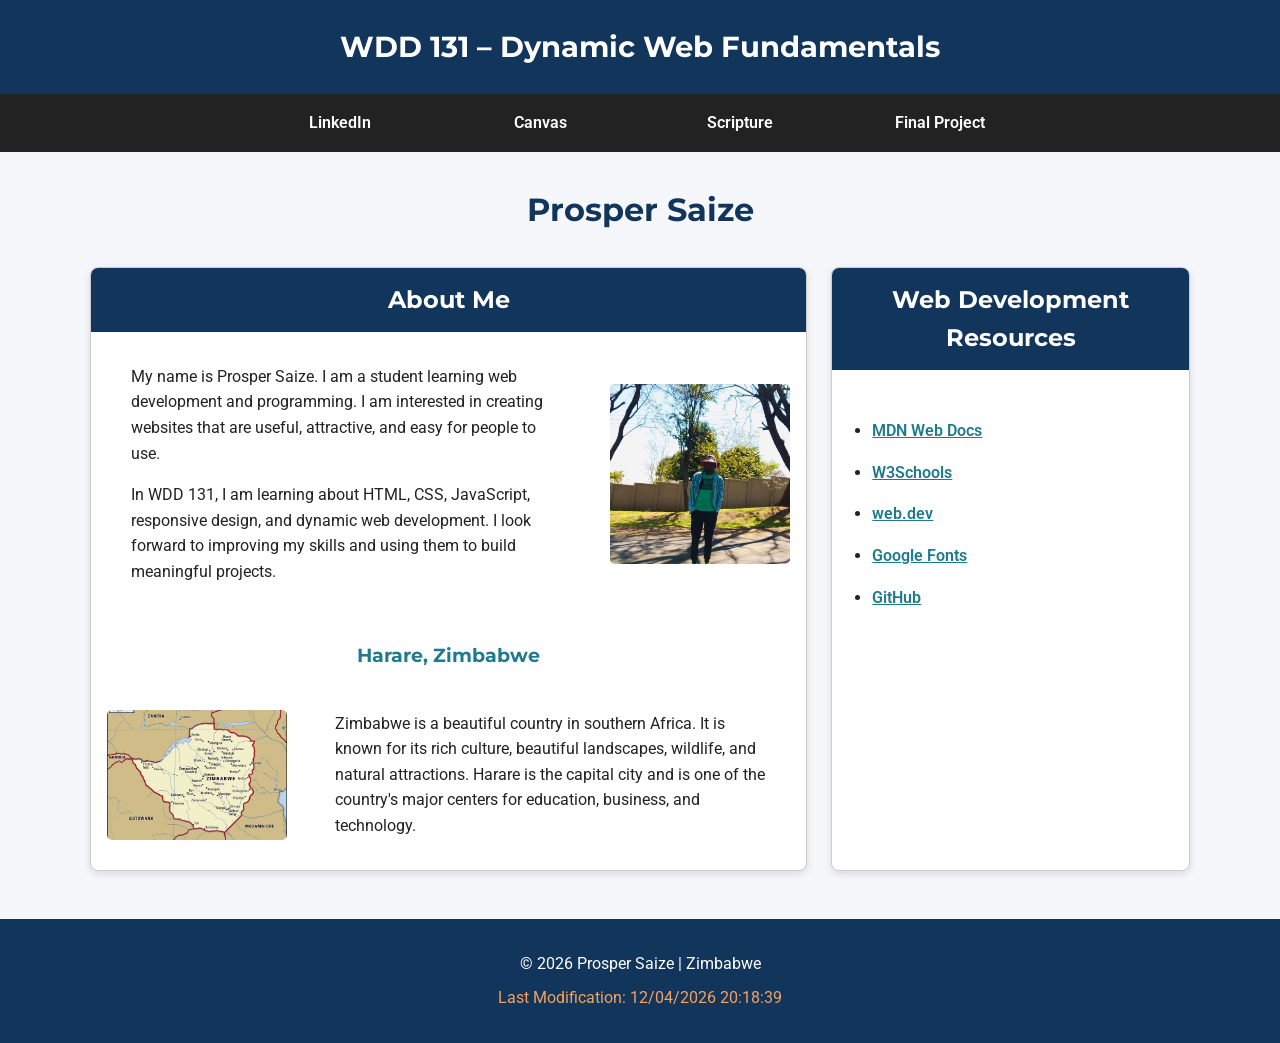
<file: index.html>
<!DOCTYPE html>
<html lang="en">
<head>
    <meta charset="UTF-8">
    <meta name="viewport" content="width=device-width, initial-scale=1.0">
    <meta name="description" content="WDD 131 – Dynamic Web Fundamentals course landing page for Prosper Saize, featuring information about web development, JavaScript, HTML, CSS, and Zimbabwe.">
    <meta name="author" content="Prosper Saize">

    <title>WDD 131 – Dynamic Web Fundamentals – Prosper Saize</title>

    <link rel="preconnect" href="https://fonts.googleapis.com">
    <link rel="preconnect" href="https://fonts.gstatic.com" crossorigin>
    <link href="https://fonts.googleapis.com/css2?family=Montserrat:wght@400;600;700&family=Roboto:wght@400;500&display=swap" rel="stylesheet">

    <link rel="stylesheet" href="styles/base.css">
    <script src="scripts/getdates.js" defer></script>
</head>

<body>

    <header>
        <span id="course-title">WDD 131 – Dynamic Web Fundamentals</span>

        <nav>
            <a href="https://www.linkedin.com/" target="_blank" rel="noopener noreferrer">LinkedIn</a>
            <a href="https://byupw.instructure.com/" target="_blank" rel="noopener noreferrer">Canvas</a>
            <a href="https://www.churchofjesuschrist.org/study/scriptures" target="_blank" rel="noopener noreferrer">Scripture</a>
            <a href="#">Final Project</a>
        </nav>
    </header>

    <main>
        <h1>Prosper Saize</h1>

        <div class="cards">

            <section class="card">
                <h2>About Me</h2>

                <div class="about-content">
                    <div>
                        <p>
                            My name is Prosper Saize. I am a student learning
                            web development and programming. I am interested in
                            creating websites that are useful, attractive, and
                            easy for people to use.
                        </p>

                        <p>
                            In WDD 131, I am learning about HTML, CSS, JavaScript,
                            responsive design, and dynamic web development. I look
                            forward to improving my skills and using them to build
                            meaningful projects.
                        </p>
                    </div>

                    <img src="images/myprofile.jpeg" alt="Portrait of Prosper Saize">
                </div>

                <h3>Harare, Zimbabwe</h3>

                <div class="location-content">
                    <img src="images/zim.jpg" alt="Landscape representing Zimbabwe">

                    <p>
                        Zimbabwe is a beautiful country in southern Africa.
                        It is known for its rich culture, beautiful landscapes,
                        wildlife, and natural attractions. Harare is the capital
                        city and is one of the country's major centers for
                        education, business, and technology.
                    </p>
                </div>
            </section>

            <section class="card">
                <h2>Web Development Resources</h2>

                <ul>
                    <li>
                        <a href="https://developer.mozilla.org/" target="_blank" rel="noopener noreferrer">
                            MDN Web Docs
                        </a>
                    </li>

                    <li>
                        <a href="https://www.w3schools.com/" target="_blank" rel="noopener noreferrer">
                            W3Schools
                        </a>
                    </li>

                    <li>
                        <a href="https://web.dev/" target="_blank" rel="noopener noreferrer">
                            web.dev
                        </a>
                    </li>

                    <li>
                        <a href="https://fonts.google.com/" target="_blank" rel="noopener noreferrer">
                            Google Fonts
                        </a>
                    </li>

                    <li>
                        <a href="https://github.com/" target="_blank" rel="noopener noreferrer">
                            GitHub
                        </a>
                    </li>
                </ul>
            </section>

        </div>
    </main>

    <footer>
    
        <p>
            &copy; <span id="currentyear"></span> Prosper Saize | Zimbabwe
        </p>

        <p id="lastModified"></p>
    </footer>

</body>
</html>
</file>
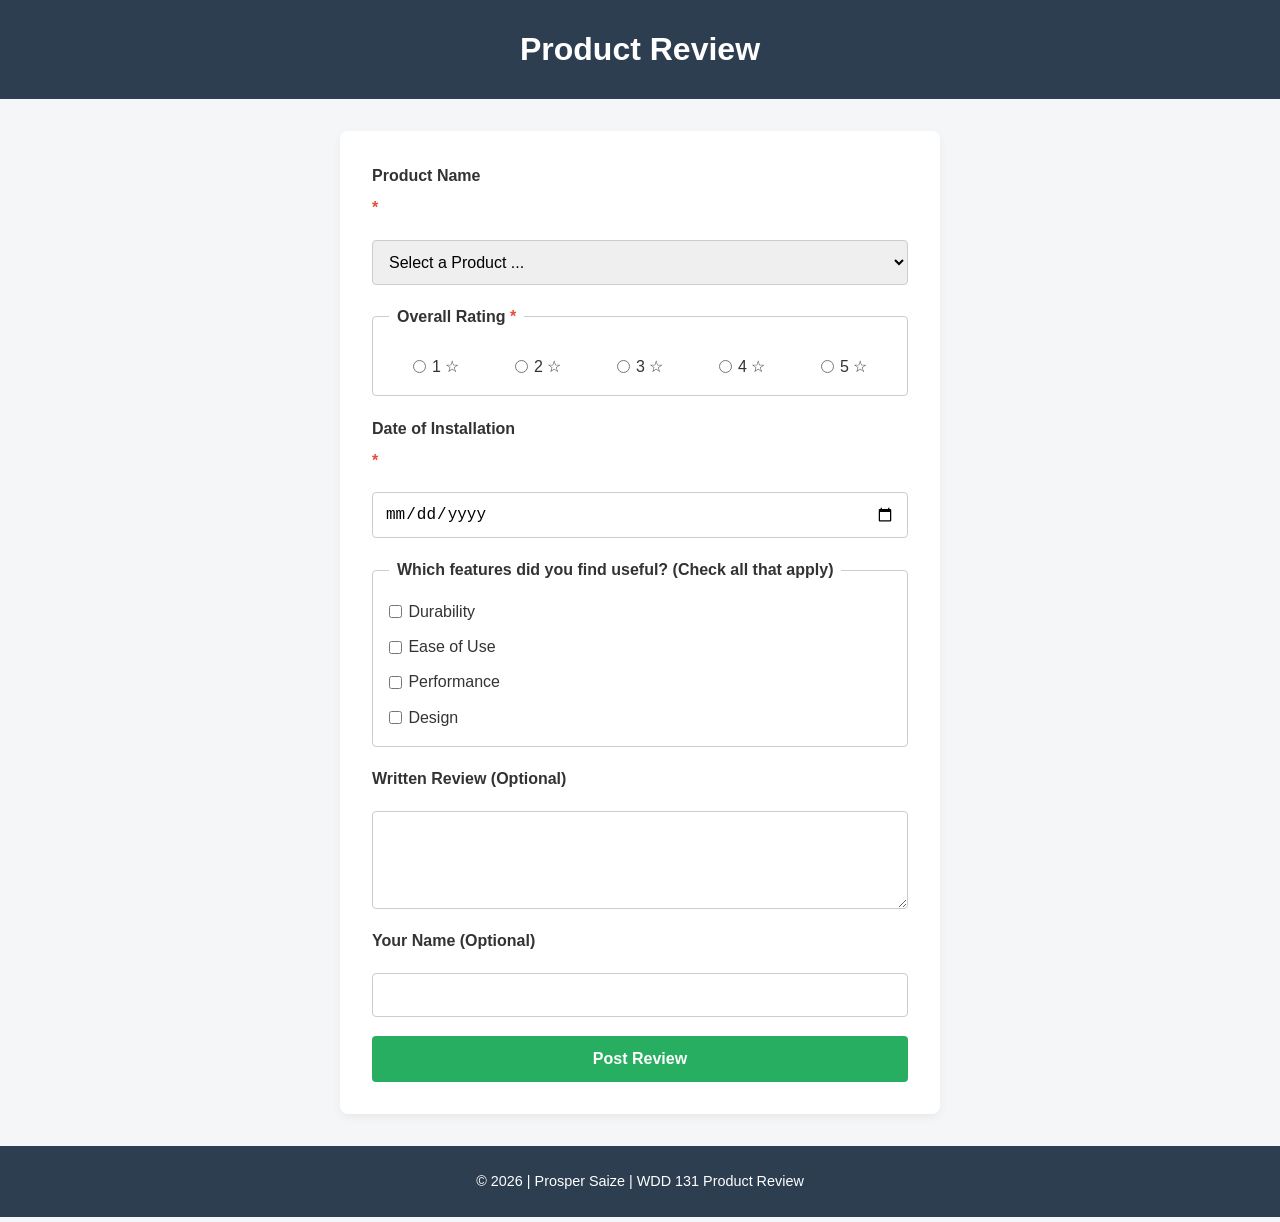
<file: form.html>
<!DOCTYPE html>
<html lang="en">
<head>
    <meta charset="UTF-8">
    <meta name="viewport" content="width=device-width, initial-scale=1.0">
    <title>Product Review Form - WDD 131</title>
    <link rel="stylesheet" href="styles/form.css">
    <script src="scripts/form.js" defer></script>
</head>
<body>
    <header>
        <h1>Product Review</h1>
    </header>
    <main>
        <form method="get" action="review.html">
            <!-- Product Name -->
            <label for="productName">Product Name <span class="required">*</span></label>
            <select id="productName" name="productName" required>
                <option value="" disabled selected>Select a Product ...</option>
            </select>

            <!-- Overall Rating -->
            <fieldset>
                <legend>Overall Rating <span class="required">*</span></legend>
                <div class="rating-group">
                    <label><input type="radio" name="rating" value="1" required> 1 ☆</label>
                    <label><input type="radio" name="rating" value="2" required> 2 ☆</label>
                    <label><input type="radio" name="rating" value="3" required> 3 ☆</label>
                    <label><input type="radio" name="rating" value="4" required> 4 ☆</label>
                    <label><input type="radio" name="rating" value="5" required> 5 ☆</label>
                </div>
            </fieldset>

            <!-- Date of Installation -->
            <label for="installDate">Date of Installation <span class="required">*</span></label>
            <input type="date" id="installDate" name="installDate" required>

            <!-- Useful Features -->
            <fieldset>
                <legend>Which features did you find useful? (Check all that apply)</legend>
                <label><input type="checkbox" name="features" value="durability"> Durability</label>
                <label><input type="checkbox" name="features" value="ease"> Ease of Use</label>
                <label><input type="checkbox" name="features" value="performance"> Performance</label>
                <label><input type="checkbox" name="features" value="design"> Design</label>
            </fieldset>

            <!-- Written Review -->
            <label for="reviewText">Written Review (Optional)</label>
            <textarea id="reviewText" name="reviewText" rows="4"></textarea>

            <!-- User Name -->
            <label for="userName">Your Name (Optional)</label>
            <input type="text" id="userName" name="userName">

            <!-- Submit Button -->
            <input type="submit" value="Post Review">
        </form>
    </main>
    <footer>
        <p>&copy; 2026 | Prosper Saize | WDD 131 Product Review</p>
    </footer>
</body>
</html>
</file>
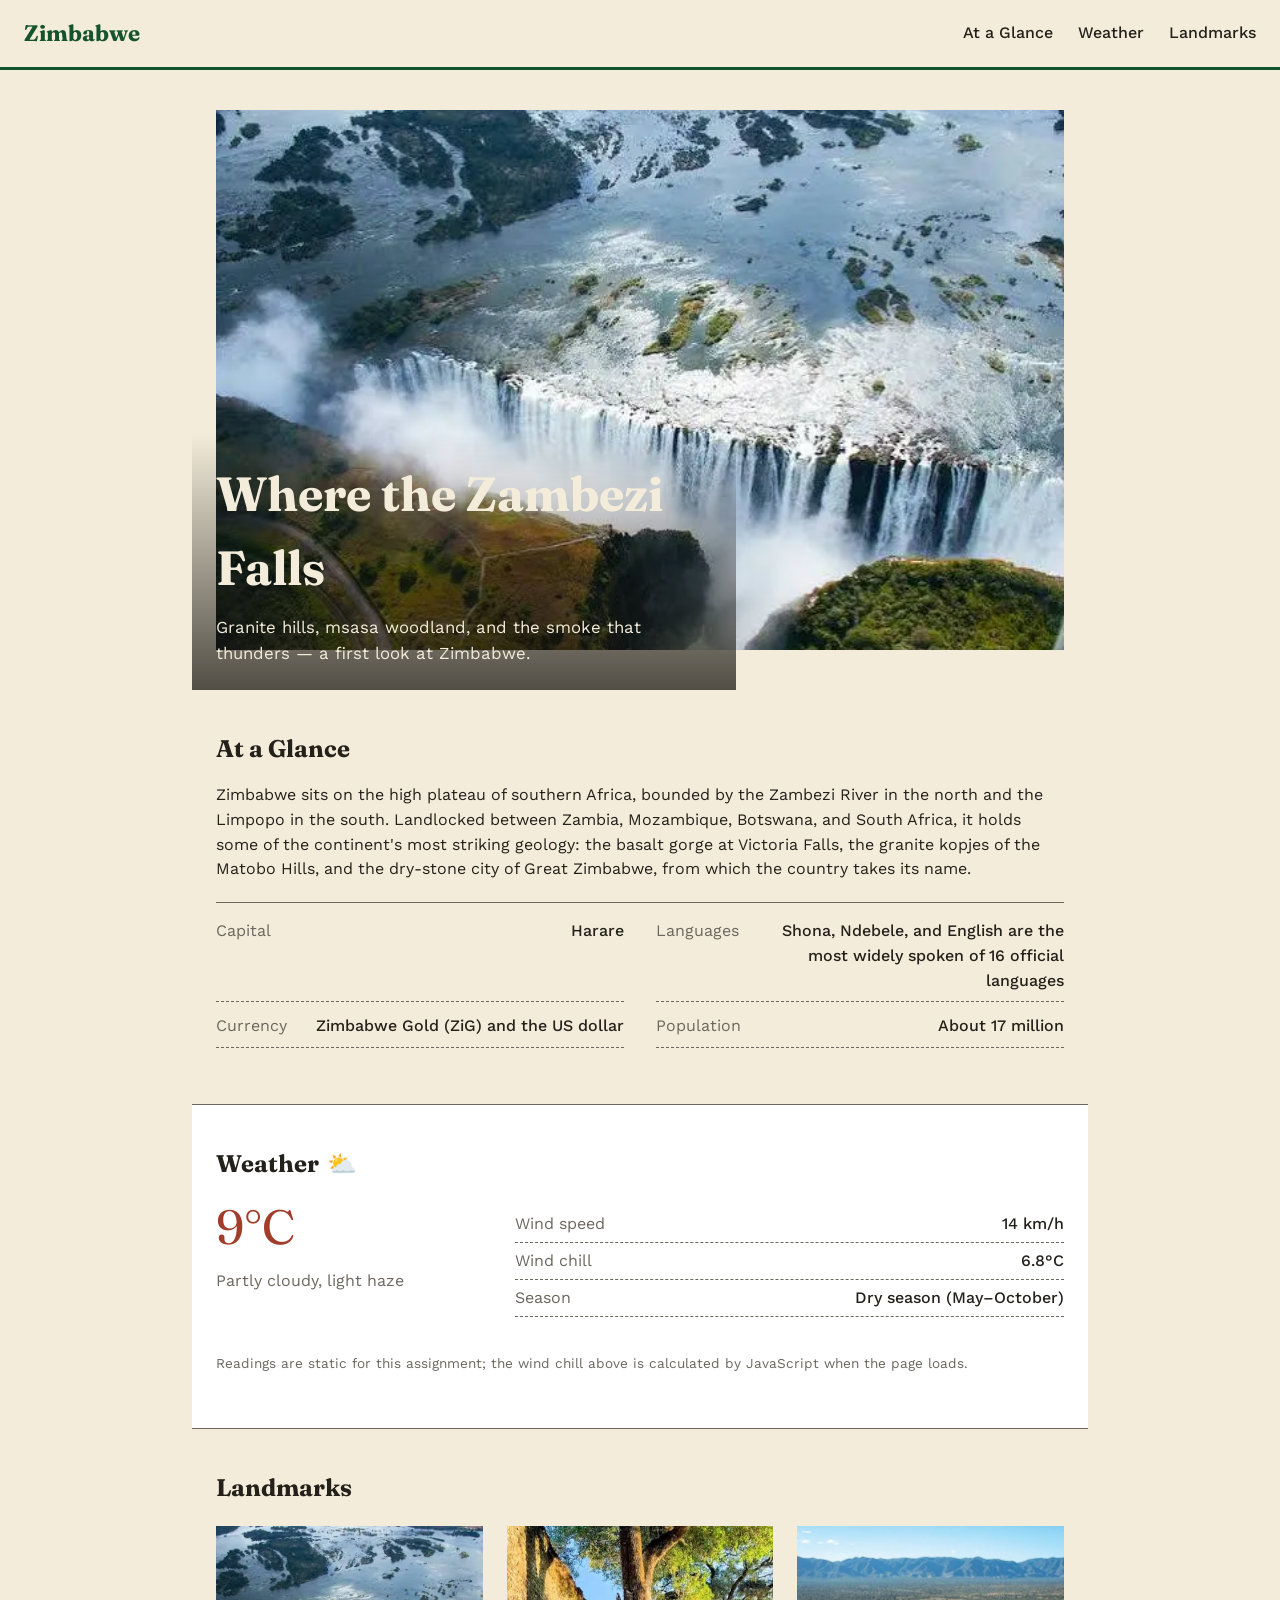
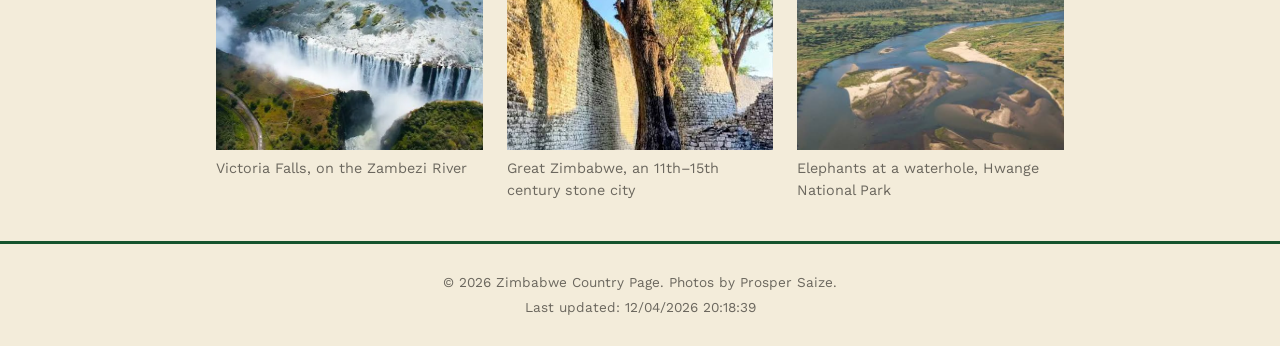
<file: place.html>
<!DOCTYPE html>
<html lang="en">
<head>
  <meta charset="UTF-8">
  <meta name="viewport" content="width=device-width, initial-scale=1.0">
  <title>Zimbabwe | A Country Page</title>
  <meta name="description" content="An overview of Zimbabwe: the Zambezi and Victoria Falls, Great Zimbabwe, current weather, and the country at a glance.">
  <meta name="author" content="Prosper Saize">
  <link rel="icon" href="data:,">
  <link rel="preconnect" href="https://fonts.googleapis.com">
  <link rel="preconnect" href="https://fonts.gstatic.com" crossorigin>
  <link href="https://fonts.googleapis.com/css2?family=Fraunces:opsz,wght@9..144,400;9..144,600;9..144,700&family=Work+Sans:wght@400;500;600&display=swap" rel="stylesheet">
  <link rel="stylesheet" href="styles/place.css">
  <script src="scripts/place.js" defer></script>
</head>
<body>

  <header class="site-header">
    <p class="wordmark">Zimbabwe</p>
    <nav class="site-nav">
      <a href="#glance">At a Glance</a>
      <a href="#weather">Weather</a>
      <a href="#landmarks">Landmarks</a>
    </nav>
  </header>

  <main>
    <section class="hero">
      <picture>
        <source media="(min-width: 900px)" srcset="images/vic_fallszim.webp">
        <source media="(max-width: 899px)" srcset="images/vic_fallszim.webp">
        <img src="images/vic_fallszim.webp"
             alt="Aerial view of Victoria Falls on the Zambezi River, Zimbabwe"
             width="1600" height="900" loading="eager">
      </picture>
      <div class="hero-copy">
        <h1>Where the Zambezi Falls</h1>
        <p>Granite hills, msasa woodland, and the smoke that thunders — a first look at Zimbabwe.</p>
      </div>
    </section>

    <section id="glance" class="glance">
      <h2>At a Glance</h2>
      <p>Zimbabwe sits on the high plateau of southern Africa, bounded by the Zambezi River in the north and the Limpopo in the south. Landlocked between Zambia, Mozambique, Botswana, and South Africa, it holds some of the continent's most striking geology: the basalt gorge at Victoria Falls, the granite kopjes of the Matobo Hills, and the dry-stone city of Great Zimbabwe, from which the country takes its name.</p>
      <dl class="fact-list">
        <div><dt>Capital</dt><dd>Harare</dd></div>
        <div><dt>Languages</dt><dd>Shona, Ndebele, and English are the most widely spoken of 16 official languages</dd></div>
        <div><dt>Currency</dt><dd>Zimbabwe Gold (ZiG) and the US dollar</dd></div>
        <div><dt>Population</dt><dd>About 17 million</dd></div>
      </dl>
    </section>

    <section id="weather" class="weather">
      <h2 class="section-title--weather">Weather</h2>
      <svg class="weather-icon-mobile" viewBox="0 0 64 64" width="56" height="56" aria-hidden="true" focusable="false">
        <circle cx="24" cy="26" r="12" fill="#C99A2E"/>
        <g fill="#F3ECDA" stroke="#6B675E" stroke-width="1.5">
          <ellipse cx="34" cy="38" rx="18" ry="12"/>
          <ellipse cx="22" cy="34" rx="12" ry="9"/>
        </g>
      </svg>
      <div class="weather-grid">
        <div class="weather-now">
          <p class="temp">9°C</p>
          <p class="condition">Partly cloudy, light haze</p>
        </div>
        <dl class="weather-details">
          <div><dt>Wind speed</dt><dd>14 km/h</dd></div>
          <div><dt>Wind chill</dt><dd id="wind-chill">--</dd></div>
          <div><dt>Season</dt><dd>Dry season (May–October)</dd></div>
        </dl>
      </div>
      <p class="weather-note">Readings are static for this assignment; the wind chill above is calculated by JavaScript when the page loads.</p>
    </section>

    <section id="landmarks" class="landmarks">
      <h2>Landmarks</h2>
      <div class="landmark-grid">
        <figure>
          <img src="images/vic_fallszim.webp"
               alt="Aerial view of the Zambezi gorge near Victoria Falls" loading="lazy" width="700" height="500">
          <figcaption>Victoria Falls, on the Zambezi River</figcaption>
        </figure>
        <figure>
          <img src="images/greatzim2.jpg"
               alt="Dry-stone walls of the Eastern Enclosure at Great Zimbabwe" loading="lazy" width="700" height="467">
          <figcaption>Great Zimbabwe, an 11th–15th century stone city</figcaption>
        </figure>
        <figure>
          <img src="images/hwange2.jpg"
               alt="Elephant at a waterhole in Hwange National Park" loading="lazy" width="700" height="525">
          <figcaption>Elephants at a waterhole, Hwange National Park</figcaption>
        </figure>
      </div>
    </section>
  </main>

  <footer class="site-footer">
    <p>&copy; <span id="current-year"></span> Zimbabwe Country Page. Photos by Prosper Saize.</p>
    <p>Last updated: <span id="last-modified"></span></p>
  </footer>

</body>
</html>
</file>
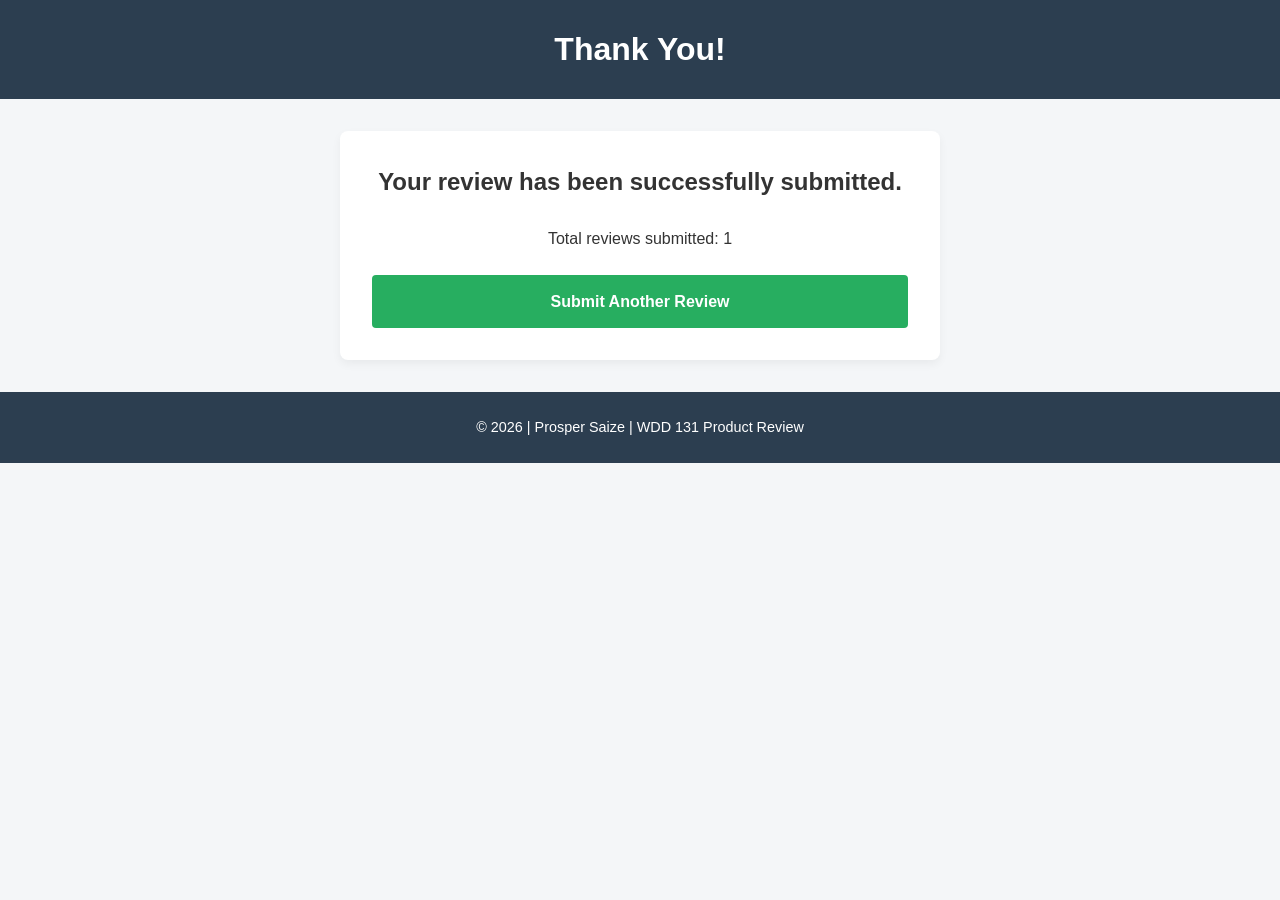
<file: review.html>
<!DOCTYPE html>
<html lang="en">
<head>
    <meta charset="UTF-8">
    <meta name="viewport" content="width=device-width, initial-scale=1.0">
    <title>Review Confirmation - WDD 131</title>
    <link rel="stylesheet" href="styles/form.css">
</head>
<body>
    <header>
        <h1>Thank You!</h1>
    </header>
    <main>
        <section class="confirmation-card">
            <h2>Your review has been successfully submitted.</h2>
            <p>Total reviews submitted: <span id="counter">0</span></p>
            <a href="form.html" class="button">Submit Another Review</a>
        </section>
    </main>
    <footer>
        <p>&copy; 2026 | Prosper Saize | WDD 131 Product Review</p>
    </footer>

    <script>
        // Retrieve current count from localStorage or initialize to 0
        let reviewCount = Number(localStorage.getItem("reviewCount-ls")) || 0;

        // Increment the count upon successful page load
        reviewCount++;

        // Store the updated count back into localStorage
        localStorage.setItem("reviewCount-ls", reviewCount);

        // Display the count on the page
        document.getElementById("counter").textContent = reviewCount;
    </script>
</body>
</html>
</file>
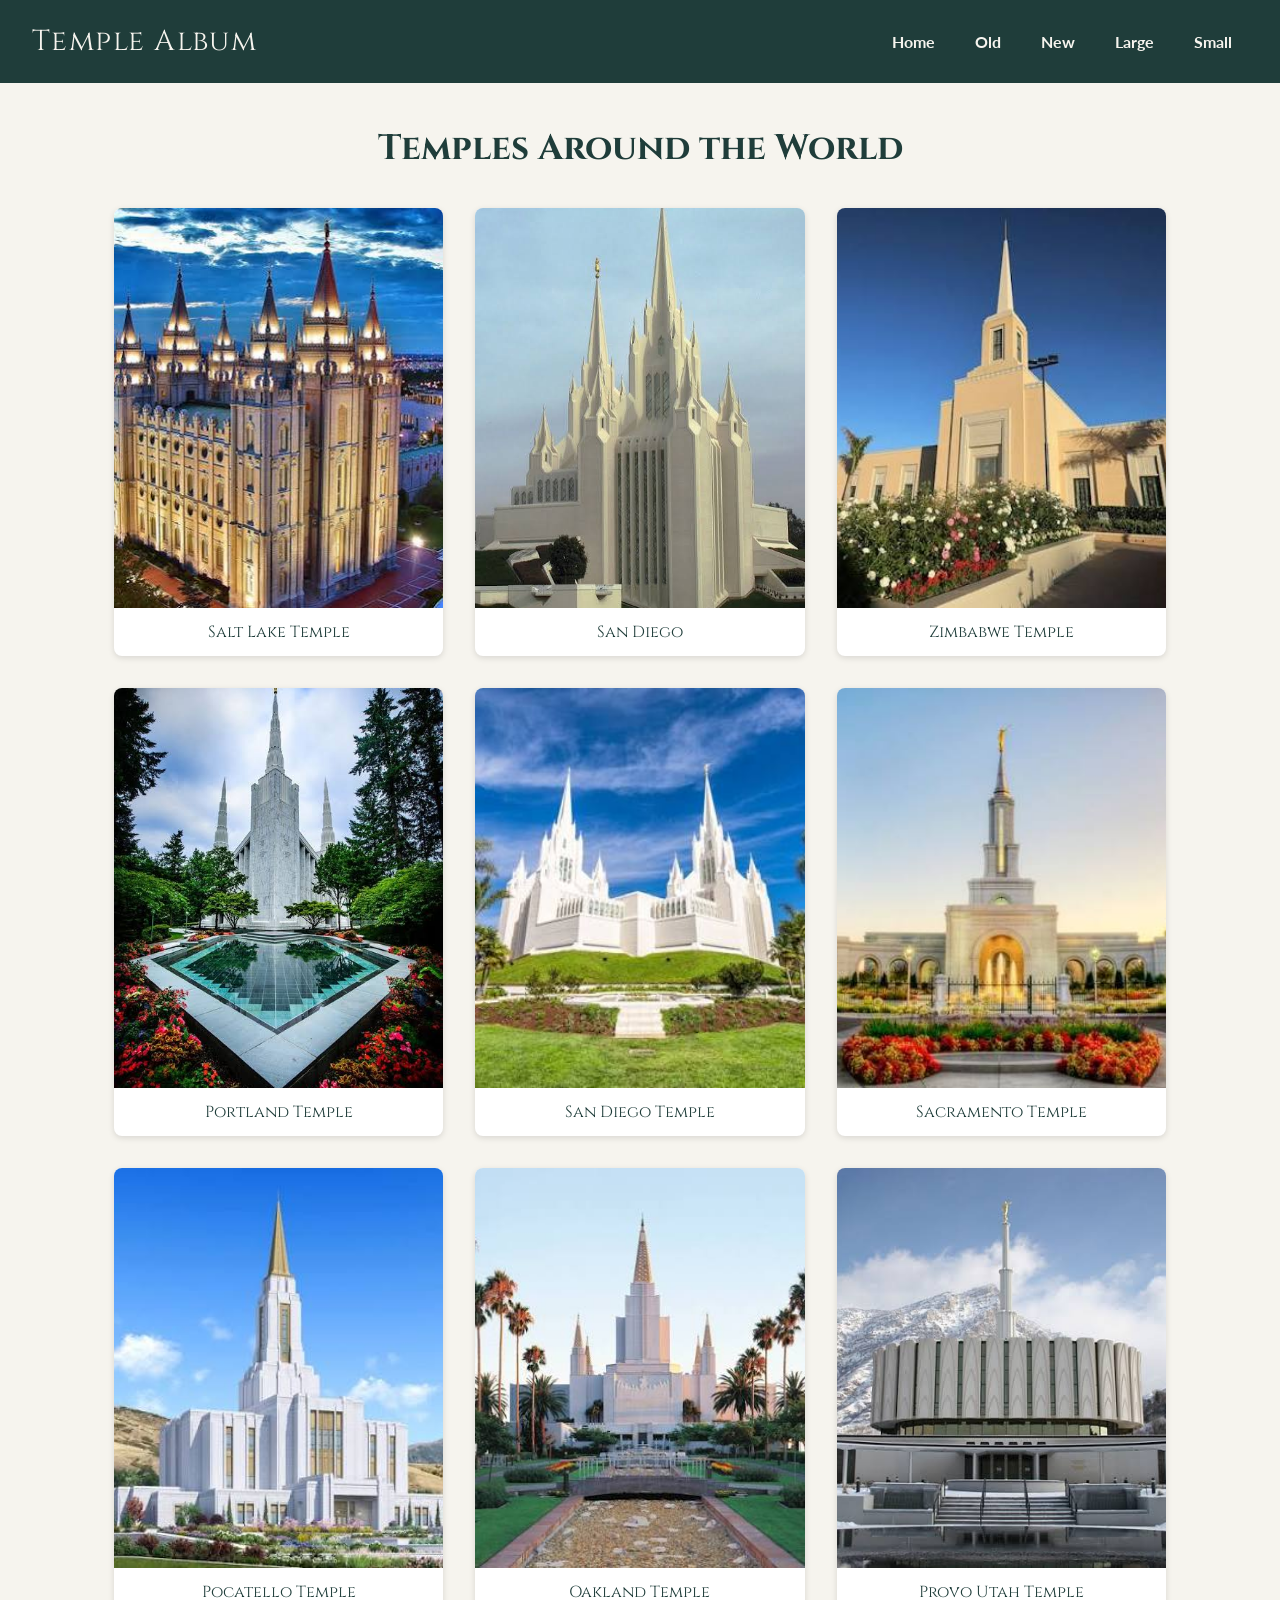
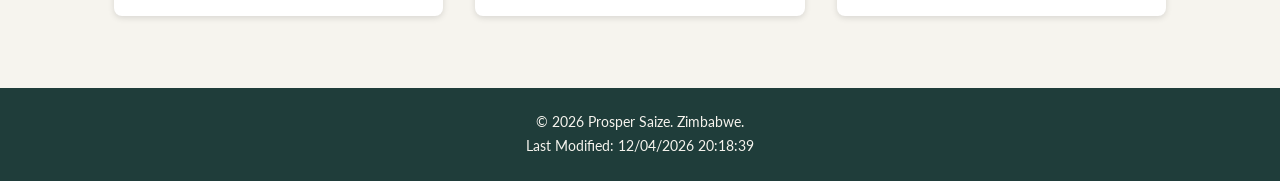
<file: temples.html>
<!DOCTYPE html>
<html lang="en">
<head>
    <meta charset="UTF-8">
    <meta name="viewport" content="width=device-width, initial-scale=1.0">
    <meta name="description" content="A responsive photo album of temples from around the world.">
    <meta name="author" content="Prosper Saize">
    <title>Temple Album</title>

    <!-- Google Fonts -->
    <link rel="preconnect" href="https://fonts.googleapis.com">
    <link rel="preconnect" href="https://fonts.gstatic.com" crossorigin>
    <link href="https://fonts.googleapis.com/css2?family=Cinzel:wght@600;700&family=Lato:wght@400;700&display=swap" rel="stylesheet">

    <!-- CSS: mobile-first, then large-view override -->
    <link rel="stylesheet" href="styles/temples.css">
    <link rel="stylesheet" href="styles/temples-large.css">

    <!-- Deferred JavaScript -->
    <script src="scripts/temples.js" defer></script>
</head>
<body>

    <header>
       <p class="site-title">Temple Album</p>

        <button id="hamburger-btn" aria-label="Toggle navigation menu" aria-expanded="false">
            &#9776;
        </button>

        <nav id="primary-nav">
            <ul>
                <li><a href="#">Home</a></li>
                <li><a href="#">Old</a></li>
                <li><a href="#">New</a></li>
                <li><a href="#">Large</a></li>
                <li><a href="#">Small</a></li>
            </ul>
        </nav>
    </header>

    <main>
        <h1>Temples Around the World</h1>

        <div class="gallery">
            <figure>
                <img src="images/temple6.jpg" alt="Salt Lake Temple" loading="lazy" width="500" height="400">
                <figcaption>Salt Lake Temple</figcaption>
            </figure>

            <figure>
                <img src="images/temple10.jpg" alt="San Diego Temple" loading="lazy" width="500" height="400">
                <figcaption>San Diego</figcaption>
            </figure>

            <figure>
                <img src="images/temple1.jpg" alt="Zimbabwe" loading="lazy" width="500" height="400">
                <figcaption>Zimbabwe Temple</figcaption>
            </figure>

            <figure>
                <img src="images/temple11.jpg" alt="Portland oregon Temple" loading="lazy" width="500" height="400">
                <figcaption>Portland Temple</figcaption>
            </figure>

            <figure>
                <img src="images/temple2.jpg" alt="San Diego Temple" loading="lazy" width="500" height="400">
                <figcaption>San Diego Temple</figcaption>
            </figure>

            <figure>
                <img src="images/temple3.jpg" alt="Sacramento Califonia" loading="lazy" width="500" height="400">
                <figcaption>Sacramento Temple</figcaption>
            </figure>

            <figure>
                <img src="images/temple4.jpg" alt="Pocatello Temple" loading="lazy" width="500" height="400">
                <figcaption>Pocatello Temple</figcaption>
            </figure>

            <figure>
                <img src="images/temple5.jpg" alt="Oakland Temple" loading="lazy" width="500" height="400">
                <figcaption>Oakland Temple</figcaption>
            </figure>

            <figure>
                <img src="images/temple7.jpg" alt="Provo Utah Temple" loading="lazy" width="500" height="400">
                <figcaption>Provo Utah Temple</figcaption>
            </figure>
        </div>
    </main>

    <footer>
        <p>&copy; <span id="year"></span> Prosper Saize. Zimbabwe.</p>
        <p>Last Modified: <span id="lastModified"></span></p>
    </footer>

</body>
</html>
</file>
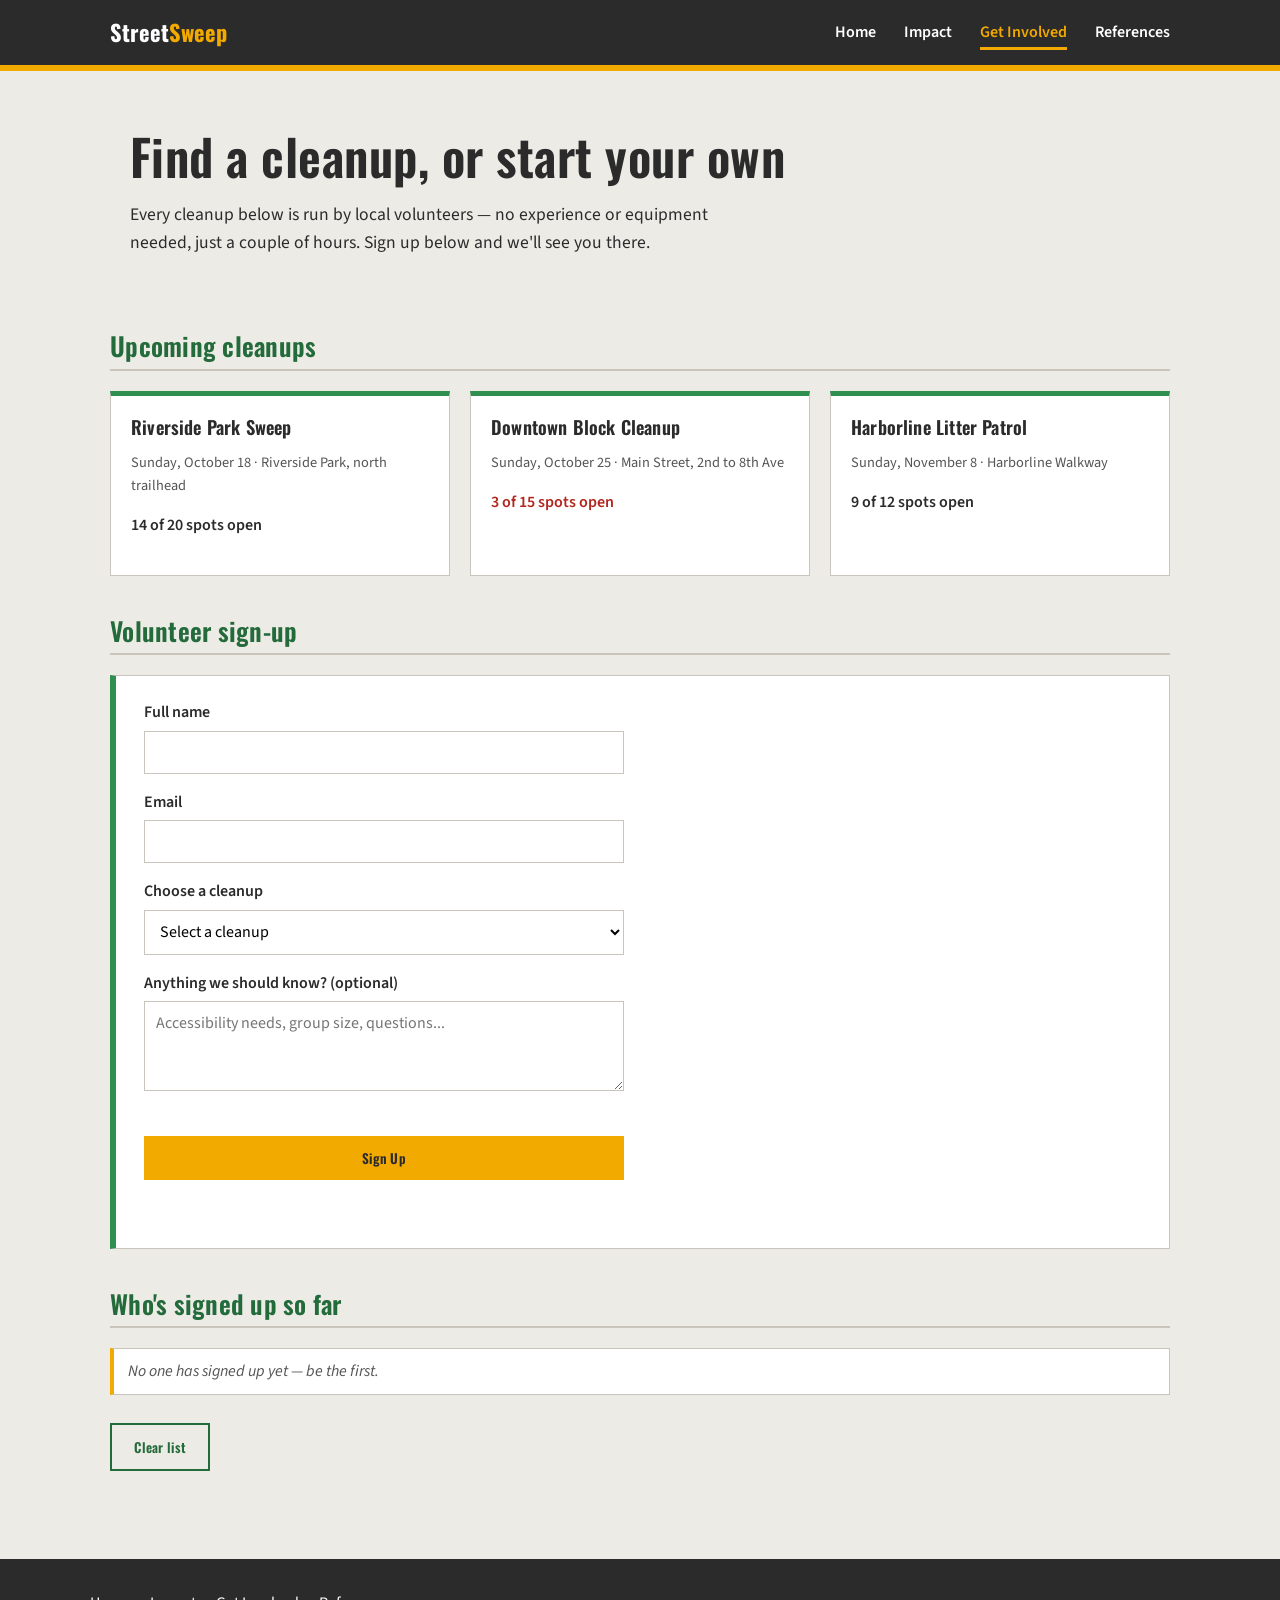
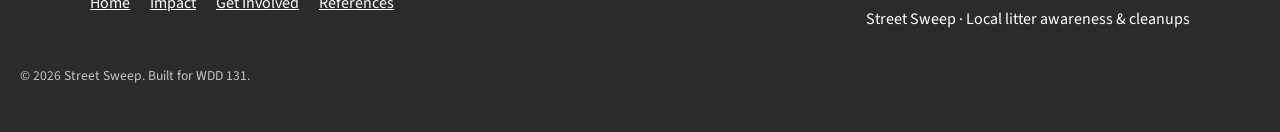
<file: project/get-involved.html>
<!DOCTYPE html>
<html lang="en">
<head>
  <meta charset="UTF-8">
  <meta name="viewport" content="width=device-width, initial-scale=1.0">
  <title>Get Involved — Street Sweep</title>
  <meta name="description" content="Browse upcoming litter cleanup events and sign up to volunteer with Street Sweep.">
  <meta name="author" content="Prosper Saize">

  <link rel="preconnect" href="https://fonts.googleapis.com">
  <link rel="preconnect" href="https://fonts.gstatic.com" crossorigin>
  <link href="https://fonts.googleapis.com/css2?family=Oswald:wght@500;600;700&family=Source+Sans+3:wght@400;600&display=swap" rel="stylesheet">

  <link rel="stylesheet" href="styles.css">
  <script src="main.js" defer></script>
</head>
<body>
  <a class="skip-link" href="#main">Skip to main content</a>

  <header class="site-header">
    <div class="header-inner">
      <a class="brand" href="index.html">Street<span>Sweep</span></a>
      <button class="nav-toggle" aria-label="Toggle navigation menu" aria-expanded="false">Menu ☰</button>
      <nav class="main-nav" aria-label="Primary">
        <ul>
          <li><a href="index.html">Home</a></li>
          <li><a href="impact.html">Impact</a></li>
          <li><a href="get-involved.html" aria-current="page">Get Involved</a></li>
          <li><a href="references.html">References</a></li>
        </ul>
      </nav>
    </div>
  </header>

  <main id="main">

    <section class="hero" style="grid-template-columns: 1fr;">
      <div class="hero-text">
        <h1>Find a cleanup, or start your own</h1>
        <p>
          Every cleanup below is run by local volunteers — no experience or
          equipment needed, just a couple of hours. Sign up below and
          we'll see you there.
        </p>
      </div>
    </section>

    <section class="section">
      <h2>Upcoming cleanups</h2>
      <div id="event-list" class="card-grid" aria-live="polite">
        <!-- Rendered by renderEvents() in main.js -->
      </div>
    </section>

    <section class="section">
      <h2>Volunteer sign-up</h2>
      <div class="panel">
        <form id="volunteer-form" class="form-grid" novalidate>
          <div>
            <label for="volunteer-name">Full name</label>
            <input type="text" id="volunteer-name" name="volunteer-name" required>
          </div>
          <div>
            <label for="volunteer-email">Email</label>
            <input type="email" id="volunteer-email" name="volunteer-email" required>
          </div>
          <div>
            <label for="event-choice">Choose a cleanup</label>
            <select id="event-choice" name="event-choice" required>
              <option value="">Select a cleanup</option>
            </select>
          </div>
          <div>
            <label for="volunteer-note">Anything we should know? (optional)</label>
            <textarea id="volunteer-note" name="volunteer-note" placeholder="Accessibility needs, group size, questions..."></textarea>
          </div>
          <button type="submit" class="cta cta-fill">Sign Up</button>
          <p id="form-msg" class="form-msg" role="status" aria-live="polite"></p>
        </form>
      </div>
    </section>

    <section class="section">
      <h2>Who's signed up so far</h2>
      <ul id="volunteer-list"></ul>
      <button id="clear-volunteers" class="cta cta-outline" type="button">Clear list</button>
    </section>

  </main>

  <footer class="site-footer">
    <div class="footer-inner">
      <nav class="footer-nav" aria-label="Footer">
        <ul>
          <li><a href="index.html">Home</a></li>
          <li><a href="impact.html">Impact</a></li>
          <li><a href="get-involved.html">Get Involved</a></li>
          <li><a href="references.html">References</a></li>
        </ul>
      </nav>
      <p>Street Sweep · Local litter awareness & cleanups</p>
    </div>
    <p class="footer-fine">© 2026 Street Sweep. Built for WDD 131.</p>
  </footer>

</body>
</html>
</file>
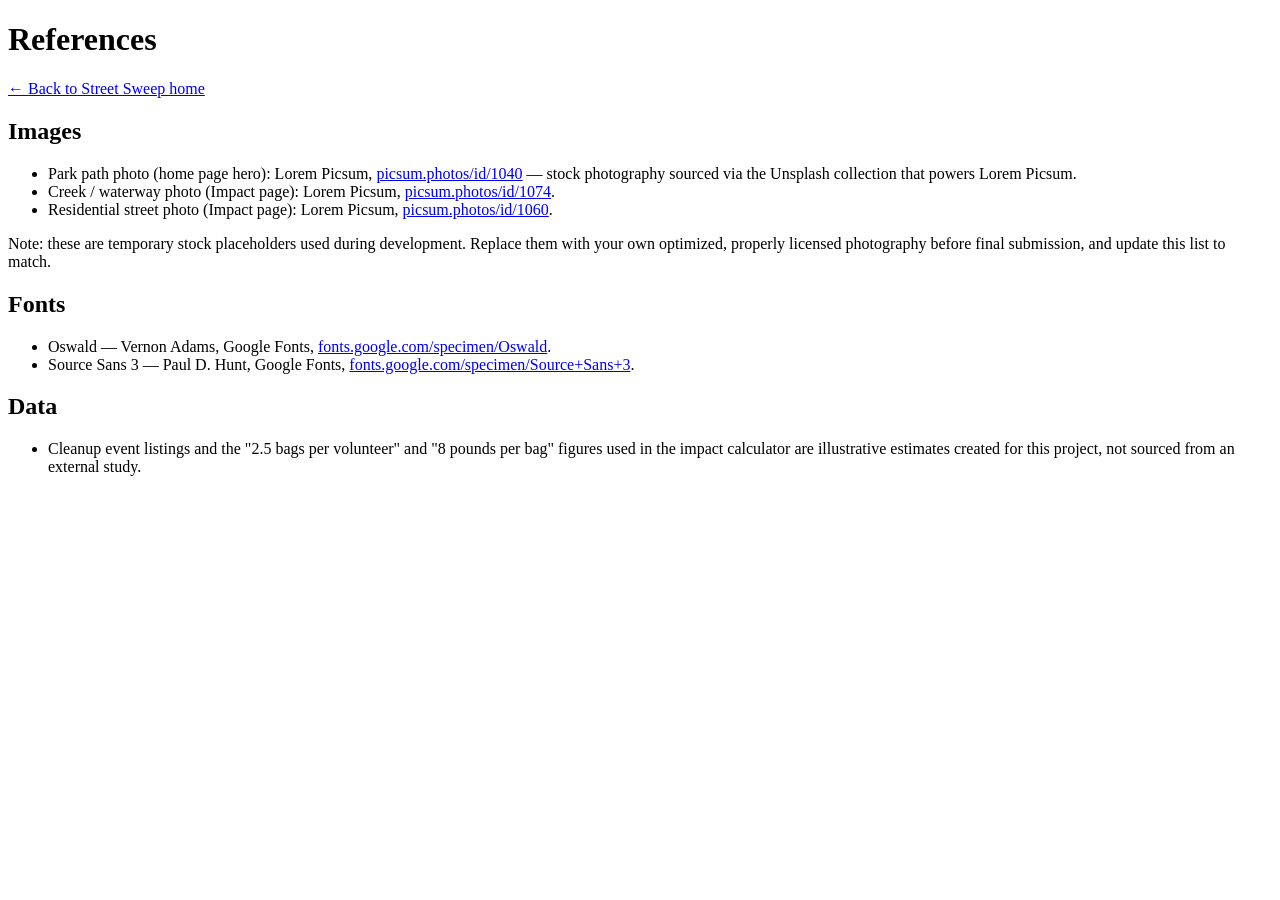
<file: project/references.html>
<!DOCTYPE html>
<html lang="en">
<head>
  <meta charset="UTF-8">
  <meta name="viewport" content="width=device-width, initial-scale=1.0">
  <title>References — Street Sweep</title>
  <meta name="description" content="Sources for images, fonts, and data referenced throughout the Street Sweep website.">
  <meta name="author" content="Prosper Saize">
</head>
<body>

  <h1>References</h1>
  <p><a href="index.html">&larr; Back to Street Sweep home</a></p>

  <h2>Images</h2>
  <ul>
    <li>
      Park path photo (home page hero): Lorem Picsum,
      <a href="https://picsum.photos/id/1040/900/650">picsum.photos/id/1040</a>
      — stock photography sourced via the Unsplash collection that powers Lorem Picsum.
    </li>
    <li>
      Creek / waterway photo (Impact page): Lorem Picsum,
      <a href="https://picsum.photos/id/1074/700/460">picsum.photos/id/1074</a>.
    </li>
    <li>
      Residential street photo (Impact page): Lorem Picsum,
      <a href="https://picsum.photos/id/1060/700/460">picsum.photos/id/1060</a>.
    </li>
  </ul>
  <p>
    Note: these are temporary stock placeholders used during development.
    Replace them with your own optimized, properly licensed photography
    before final submission, and update this list to match.
  </p>

  <h2>Fonts</h2>
  <ul>
    <li>
      Oswald — Vernon Adams, Google Fonts,
      <a href="https://fonts.google.com/specimen/Oswald">fonts.google.com/specimen/Oswald</a>.
    </li>
    <li>
      Source Sans 3 — Paul D. Hunt, Google Fonts,
      <a href="https://fonts.google.com/specimen/Source+Sans+3">fonts.google.com/specimen/Source+Sans+3</a>.
    </li>
  </ul>

  <h2>Data</h2>
  <ul>
    <li>
      Cleanup event listings and the "2.5 bags per volunteer" and
      "8 pounds per bag" figures used in the impact calculator are
      illustrative estimates created for this project, not sourced
      from an external study.
    </li>
  </ul>

</body>
</html>
</file>
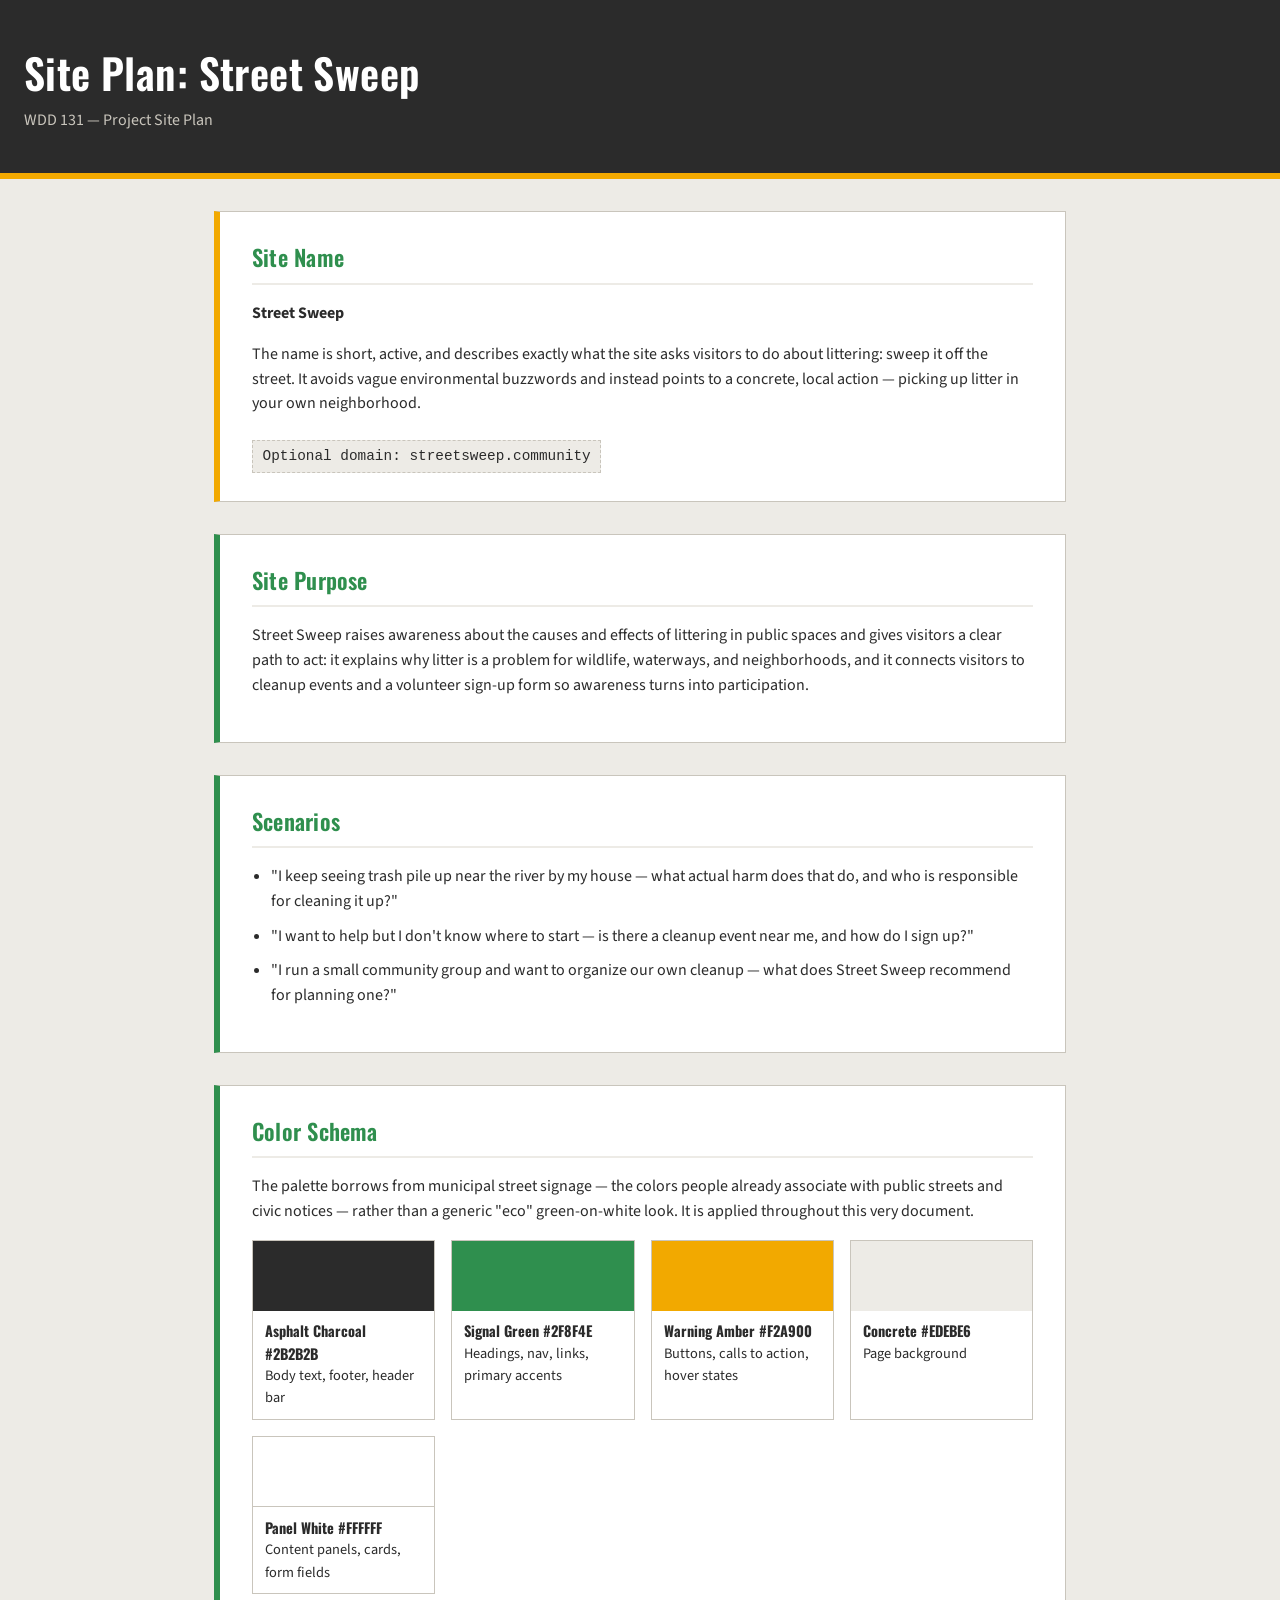
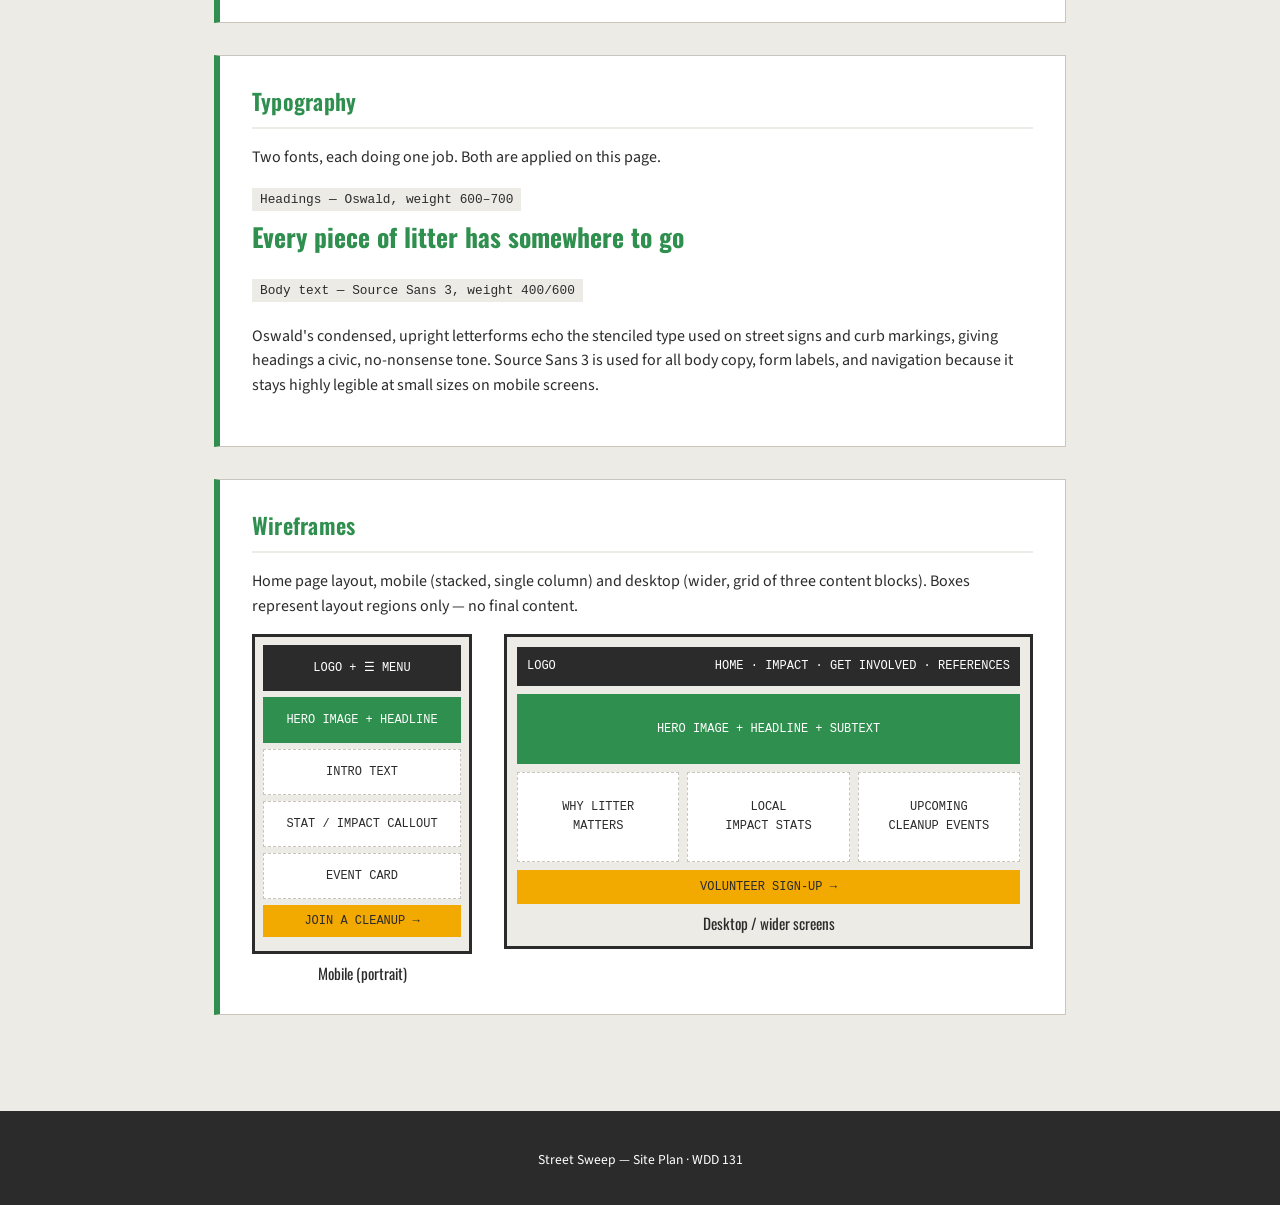
<file: project/siteplan.html>
<!DOCTYPE html>
<html lang="en">
<head>
  <meta charset="UTF-8">
  <meta name="viewport" content="width=device-width, initial-scale=1.0">
  <title>Site Plan — Street Sweep</title>
  <meta name="description" content="Site plan for Street Sweep, a website raising awareness about littering and connecting visitors to local cleanup events.">
  <meta name="author" content="Prosper Saize">

  <link rel="preconnect" href="https://fonts.googleapis.com">
  <link rel="preconnect" href="https://fonts.gstatic.com" crossorigin>
  <link href="https://fonts.googleapis.com/css2?family=Oswald:wght@500;600;700&family=Source+Sans+3:wght@400;600&display=swap" rel="stylesheet">

  <link rel="stylesheet" href="siteplan.css">
</head>
<body>

  <header class="plan-header">
    <h1>Site Plan: Street Sweep</h1>
    <p>WDD 131 — Project Site Plan</p>
  </header>

  <main>

    <!-- SITE NAME -->
    <section class="site-name-block">
      <h2>Site Name</h2>
      <p><strong>Street Sweep</strong></p>
      <p>
        The name is short, active, and describes exactly what the site asks
        visitors to do about littering: sweep it off the street. It avoids
        vague environmental buzzwords and instead points to a concrete,
        local action — picking up litter in your own neighborhood.
      </p>
      <span class="domain-note">Optional domain: streetsweep.community</span>
    </section>

    <!-- SITE PURPOSE -->
    <section>
      <h2>Site Purpose</h2>
      <p>
        Street Sweep raises awareness about the causes and effects of
        littering in public spaces and gives visitors a clear path to act:
        it explains why litter is a problem for wildlife, waterways, and
        neighborhoods, and it connects visitors to cleanup events and a
        volunteer sign-up form so awareness turns into participation.
      </p>
    </section>

    <!-- SCENARIOS -->
    <section>
      <h2>Scenarios</h2>
      <ul class="scenario-list">
        <li>
          "I keep seeing trash pile up near the river by my house — what
          actual harm does that do, and who is responsible for cleaning it
          up?"
        </li>
        <li>
          "I want to help but I don't know where to start — is there a
          cleanup event near me, and how do I sign up?"
        </li>
        <li>
          "I run a small community group and want to organize our own
          cleanup — what does Street Sweep recommend for planning one?"
        </li>
      </ul>
    </section>

    <!-- COLOR SCHEMA -->
    <section>
      <h2>Color Schema</h2>
      <p>
        The palette borrows from municipal street signage — the colors
        people already associate with public streets and civic notices —
        rather than a generic "eco" green-on-white look. It is applied
        throughout this very document.
      </p>
      <div class="swatches">
        <div class="swatch">
          <div class="swatch-color swatch-asphalt"></div>
          <div class="swatch-label"><strong>Asphalt Charcoal #2B2B2B</strong>Body text, footer, header bar</div>
        </div>
        <div class="swatch">
          <div class="swatch-color swatch-green"></div>
          <div class="swatch-label"><strong>Signal Green #2F8F4E</strong>Headings, nav, links, primary accents</div>
        </div>
        <div class="swatch">
          <div class="swatch-color swatch-amber"></div>
          <div class="swatch-label"><strong>Warning Amber #F2A900</strong>Buttons, calls to action, hover states</div>
        </div>
        <div class="swatch">
          <div class="swatch-color swatch-concrete"></div>
          <div class="swatch-label"><strong>Concrete #EDEBE6</strong>Page background</div>
        </div>
        <div class="swatch">
          <div class="swatch-color swatch-panel"></div>
          <div class="swatch-label"><strong>Panel White #FFFFFF</strong>Content panels, cards, form fields</div>
        </div>
      </div>
    </section>

    <!-- TYPOGRAPHY -->
    <section>
      <h2>Typography</h2>
      <p>
        Two fonts, each doing one job. Both are applied on this page.
      </p>
      <div class="type-sample">
        <span class="tag">Headings — Oswald, weight 600–700</span>
        <div class="heading-demo">Every piece of litter has somewhere to go</div>
      </div>
      <div class="type-sample">
        <span class="tag">Body text — Source Sans 3, weight 400/600</span>
        <p class="body-demo">
          Oswald's condensed, upright letterforms echo the stenciled type
          used on street signs and curb markings, giving headings a civic,
          no-nonsense tone. Source Sans 3 is used for all body copy, form
          labels, and navigation because it stays highly legible at small
          sizes on mobile screens.
        </p>
      </div>
    </section>

    <!-- WIREFRAMES -->
    <section>
      <h2>Wireframes</h2>
      <p>
        Home page layout, mobile (stacked, single column) and desktop
        (wider, grid of three content blocks). Boxes represent layout
        regions only — no final content.
      </p>

      <div class="wireframe-group">
        <div>
          <div class="wf-mobile">
            <div class="wf-block wf-header">LOGO + ☰ MENU</div>
            <div class="wf-block wf-hero">HERO IMAGE + HEADLINE</div>
            <div class="wf-block">INTRO TEXT</div>
            <div class="wf-block">STAT / IMPACT CALLOUT</div>
            <div class="wf-block">EVENT CARD</div>
            <div class="wf-block wf-cta">JOIN A CLEANUP →</div>
          </div>
          <p class="wireframe-caption">Mobile (portrait)</p>
        </div>

        <div class="wf-desktop">
          <div class="wf-block wf-header">
            <span>LOGO</span><span>HOME · IMPACT · GET INVOLVED · REFERENCES</span>
          </div>
          <div class="wf-block wf-hero">HERO IMAGE + HEADLINE + SUBTEXT</div>
          <div class="wf-row">
            <div class="wf-block">WHY LITTER<br>MATTERS</div>
            <div class="wf-block">LOCAL<br>IMPACT STATS</div>
            <div class="wf-block">UPCOMING<br>CLEANUP EVENTS</div>
          </div>
          <div class="wf-block wf-cta">VOLUNTEER SIGN-UP →</div>
          <p class="wireframe-caption">Desktop / wider screens</p>
        </div>
      </div>
    </section>

  </main>

  <footer>
    <p>Street Sweep — Site Plan · WDD 131</p>
  </footer>

</body>
</html>
</file>
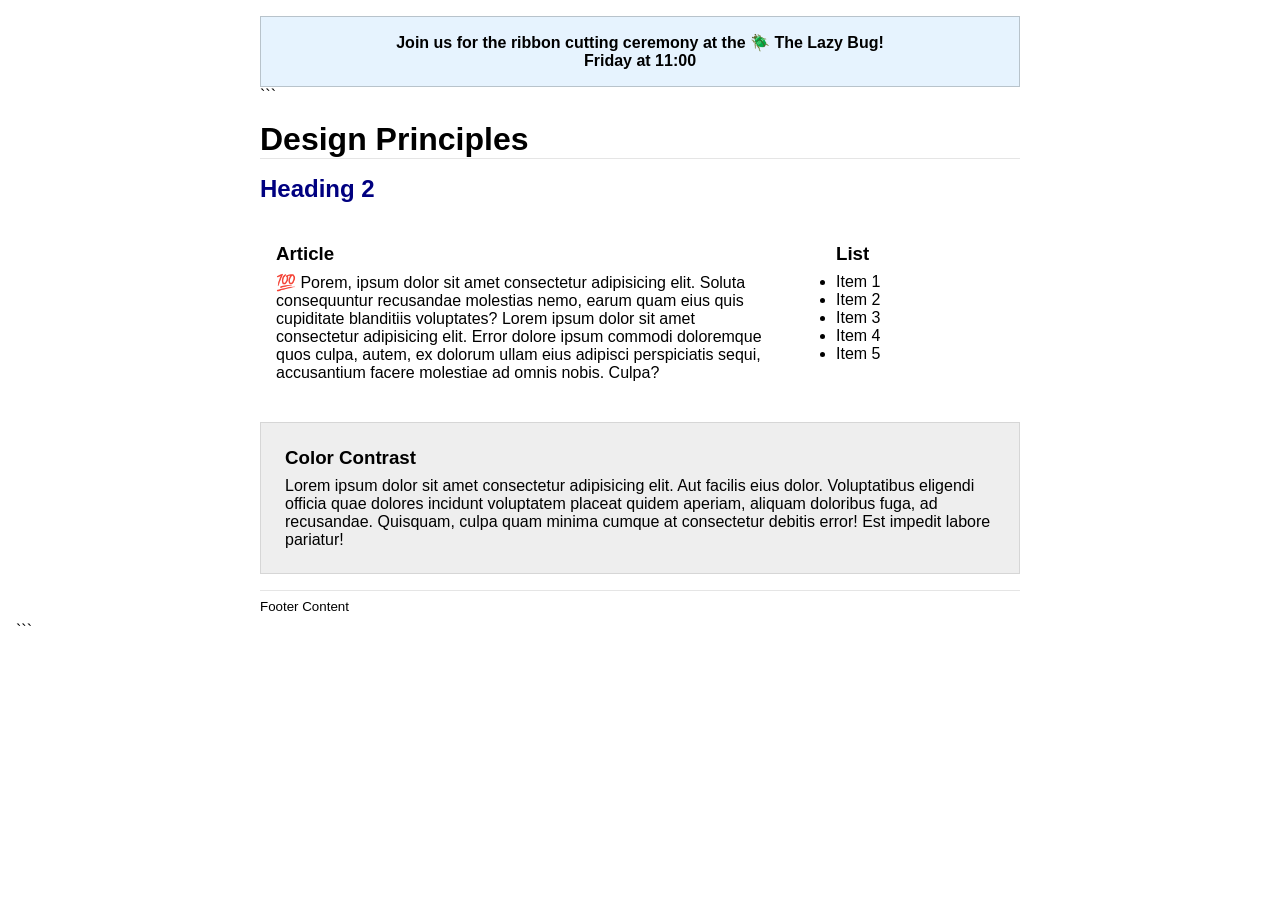
<file: week03/design.html>
<!DOCTYPE html>

<html lang="en">
<head>
    <meta charset="UTF-8">
    <meta name="viewport" content="width=device-width, initial-scale=1.0">
    <title>Design Principles</title>
    <link rel="stylesheet" href="styles/design.css">
</head>

<body>
    <header>
        <div class="banner">
            Join us for the ribbon cutting ceremony at the 🪲 The Lazy Bug!<br>
            Friday at 11:00
        </div>

```
    <h1>Design Principles</h1>
</header>

<main>
    <h2>Heading 2</h2>

    <section>
        <h3>Article</h3>
        <article>
            <p>
                💯 Porem, ipsum dolor sit amet consectetur adipisicing elit.
                Soluta consequuntur recusandae molestias nemo, earum quam
                eius quis cupiditate blanditiis voluptates? Lorem ipsum dolor
                sit amet consectetur adipisicing elit. Error dolore ipsum
                commodi doloremque quos culpa, autem, ex dolorum ullam eius
                adipisci perspiciatis sequi, accusantium facere molestiae ad
                omnis nobis. Culpa?
            </p>
        </article>
    </section>

    <section>
        <h3>List</h3>
        <ul>
            <li>Item 1</li>
            <li>Item 2</li>
            <li>Item 3</li>
            <li>Item 4</li>
            <li>Item 5</li>
        </ul>
    </section>

    <div class="callout">
        <h3>Color Contrast</h3>
        <p>
            Lorem ipsum dolor sit amet consectetur adipisicing elit.
            Aut facilis eius dolor. Voluptatibus eligendi officia quae
            dolores incidunt voluptatem placeat quidem aperiam, aliquam
            doloribus fuga, ad recusandae. Quisquam, culpa quam minima
            cumque at consectetur debitis error! Est impedit labore
            pariatur!
        </p>
    </div>
</main>

<footer>
    Footer Content
</footer>
```

</body>
</html>
</file>
<file: styles/base.css>
:root {
    --primary-color: #12355b;
    --secondary-color: #1f7a8c;
    --accent-color: #f4a261;
    --light-color: #f5f7fa;
    --dark-color: #222222;
    --white: #ffffff;
    --border-color: #cccccc;

    --heading-font: "Montserrat", sans-serif;
    --body-font: "Roboto", sans-serif;
}

* {
    box-sizing: border-box;
}

body {
    margin: 0;
    font-family: var(--body-font);
    color: var(--dark-color);
    background-color: var(--light-color);
    line-height: 1.6;
}

/* HEADER */

header {
    background-color: var(--primary-color);
    color: var(--white);
}

#course-title {
    display: block;
    text-align: center;
    padding: 1.5rem 1rem;
    font-family: var(--heading-font);
    font-size: 1.8rem;
    font-weight: 700;
}

/* NAVIGATION */

nav {
    display: flex;
    justify-content: center;
    align-items: center;
    background-color: var(--dark-color);
}

nav a {
    flex: 1;
    max-width: 200px;
    padding: 1rem;
    color: var(--white);
    text-decoration: none;
    text-align: center;
    font-weight: 600;
    transition: background-color 0.3s ease, color 0.3s ease;
}

nav a:hover {
    background-color: var(--accent-color);
    color: var(--dark-color);
}

/* MAIN */

main {
    width: 90%;
    max-width: 1100px;
    margin: 2rem auto;
}

h1 {
    text-align: center;
    font-family: var(--heading-font);
    color: var(--primary-color);
    margin-bottom: 2rem;
}

/* GRID */

.cards {
    display: grid;
    grid-template-columns: 2fr 1fr;
    gap: 1.5rem;
}

/* CARDS */

.card {
    background-color: var(--white);
    border: 1px solid var(--border-color);
    border-radius: 8px;
    overflow: hidden;
    box-shadow: 0 3px 8px rgba(0, 0, 0, 0.12);
}

.card h2 {
    margin: 0;
    padding: 0.8rem;
    background-color: var(--primary-color);
    color: var(--white);
    text-align: center;
    font-family: var(--heading-font);
}

.card h3 {
    margin: 1.5rem 1.5rem 0.5rem;
    text-align: center;
    color: var(--secondary-color);
    font-family: var(--heading-font);
}

.card p {
    margin: 1rem 1.5rem;
}

/* ABOUT SECTION */

.about-content {
    display: grid;
    grid-template-columns: 1fr 180px;
    gap: 1.5rem;
    align-items: center;
    padding: 1rem;
}

.about-content img {
    width: 100%;
    height: 180px;
    object-fit: cover;
    border-radius: 5px;
}

.location-content {
    display: grid;
    grid-template-columns: 180px 1fr;
    gap: 1.5rem;
    align-items: center;
    padding: 1rem;
}

.location-content img {
    width: 100%;
    height: 130px;
    object-fit: cover;
    border-radius: 5px;
}

/* RESOURCE CARD */

.card ul {
    padding: 2rem 2.5rem;
}

.card li {
    margin-bottom: 1rem;
}

.card a {
    color: var(--secondary-color);
    font-weight: 600;
}

.card a:hover {
    color: var(--primary-color);
}

/* FOOTER */

footer {
    margin-top: 3rem;
    padding: 1.5rem;
    background-color: var(--primary-color);
    color: var(--white);
    text-align: center;
}

footer p {
    margin: 0.5rem;
}

#lastModified {
    color: var(--accent-color);
}

/* RESPONSIVE DESIGN */

@media (max-width: 700px) {

    nav {
        flex-direction: column;
    }

    nav a {
        width: 100%;
        max-width: none;
    }

    .cards {
        grid-template-columns: 1fr;
    }

    .about-content,
    .location-content {
        grid-template-columns: 1fr;
    }

    .about-content img,
    .location-content img {
        width: 180px;
        margin: 0 auto;
    }

    #course-title {
        font-size: 1.4rem;
    }
}
</file>
<file: styles/form.css>
* {
  box-sizing: border-box;
  margin: 0;
  padding: 0;
}

body {
  font-family: Arial, sans-serif;
  background-color: #f4f6f8;
  color: #333;
  line-height: 1.6;
}

header, footer {
  background-color: #2c3e50;
  color: #ffffff;
  text-align: center;
  padding: 1.5rem;
}

footer p {
  font-size: 0.9rem;
}

main {
  max-width: 600px;
  margin: 2rem auto;
  background: #ffffff;
  padding: 2rem;
  border-radius: 8px;
  box-shadow: 0 4px 10px rgba(0, 0, 0, 0.05);
}

form {
  display: flex;
  flex-direction: column;
  gap: 1.2rem;
}

label {
  font-weight: bold;
  display: flex;
  flex-direction: column;
  gap: 0.4rem;
}

.required {
  color: #e74c3c;
}

input[type="text"],
input[type="date"],
select,
textarea {
  padding: 0.75rem;
  border: 1px solid #ccc;
  border-radius: 4px;
  font-size: 1rem;
  width: 100%;
}

input[type="text"]:focus,
input[type="date"]:focus,
select:focus,
textarea:focus {
  outline: none;
  border-color: #3498db;
  box-shadow: 0 0 5px rgba(52, 152, 219, 0.3);
}

fieldset {
  border: 1px solid #ccc;
  border-radius: 4px;
  padding: 1rem;
  display: flex;
  flex-direction: column;
  gap: 0.6rem;
}

legend {
  font-weight: bold;
  padding: 0 0.5rem;
}

.rating-group {
  display: flex;
  justify-content: space-around;
  gap: 0.5rem;
  margin-top: 0.5rem;
}

.rating-group label,
fieldset label {
  flex-direction: row;
  align-items: center;
  font-weight: normal;
  cursor: pointer;
}

input[type="submit"],
.button {
  background-color: #27ae60;
  color: white;
  border: none;
  padding: 0.85rem;
  font-size: 1rem;
  font-weight: bold;
  border-radius: 4px;
  cursor: pointer;
  text-align: center;
  text-decoration: none;
  transition: background-color 0.2s ease;
}

input[type="submit"]:hover,
.button:hover {
  background-color: #219653;
}

.confirmation-card {
  text-align: center;
  display: flex;
  flex-direction: column;
  gap: 1.5rem;
}
</file>
<file: styles/place.css>
:root {
  --color-bg: #F3ECDA;
  --color-ink: #24211B;
  --color-green: #14532D;
  --color-gold: #C99A2E;
  --color-red: #A13D2B;
  --color-stone: #6B675E;
  --font-display: "Fraunces", serif;
  --font-body: "Work Sans", sans-serif;
}

* { box-sizing: border-box; }

body {
  margin: 0;
  background: var(--color-bg);
  color: var(--color-ink);
  font-family: var(--font-body);
  line-height: 1.55;
}

h1, h2 { font-family: var(--font-display); margin: 0 0 0.5rem; }

a { color: var(--color-green); }

/* Header */
.site-header {
  display: flex;
  justify-content: space-between;
  align-items: center;
  padding: 1rem 1.5rem;
  border-bottom: 3px solid var(--color-green);
}

.wordmark {
  font-family: var(--font-display);
  font-weight: 700;
  font-size: 1.4rem;
  margin: 0;
  color: var(--color-green);
}

.site-nav a {
  margin-left: 1.25rem;
  text-decoration: none;
  font-weight: 500;
  color: var(--color-ink);
}

.site-nav a:hover { color: var(--color-red); }

/* Hero */
.hero { position: relative; }

.hero picture, .hero img {
  display: block;
  width: 100%;
  height: 60vh;
  min-height: 320px;
  object-fit: cover;
}

.hero-copy {
  position: absolute;
  left: 0;
  bottom: 0;
  padding: 1.5rem;
  max-width: 34rem;
  background: linear-gradient(0deg, rgba(20,17,12,0.72), rgba(20,17,12,0));
  color: #F3ECDA;
}

.hero-copy h1 { font-size: clamp(1.8rem, 5vw, 3rem); }
.hero-copy p { margin: 0.5rem 0 0; font-size: 1.05rem; }

/* Sections */
section { padding: 2.5rem 1.5rem; max-width: 56rem; margin: 0 auto; }

.fact-list {
  display: grid;
  gap: 0.75rem 2rem;
  grid-template-columns: 1fr;
  margin-top: 1.25rem;
  padding-top: 1rem;
  border-top: 1px solid var(--color-stone);
}

.fact-list div { display: flex; justify-content: space-between; gap: 1rem; border-bottom: 1px dashed var(--color-stone); padding-bottom: 0.5rem; }
.fact-list dt { color: var(--color-stone); }
.fact-list dd { margin: 0; font-weight: 500; text-align: right; }

/* Weather */
.weather { background: #fff; border-top: 1px solid var(--color-stone); border-bottom: 1px solid var(--color-stone); }

.section-title--weather { display: inline-block; }
.section-title--weather::after { content: none; }

.weather-icon-mobile { display: block; margin: 0.25rem 0 1rem; }

.weather-grid {
  display: grid;
  grid-template-columns: 1fr;
  gap: 1.5rem;
  align-items: start;
}

.weather-now .temp { font-family: var(--font-display); font-size: 3rem; margin: 0; color: var(--color-red); }
.weather-now .condition { margin: 0.25rem 0 0; color: var(--color-stone); }

.weather-details div { display: flex; justify-content: space-between; padding: 0.35rem 0; border-bottom: 1px dashed var(--color-stone); }
.weather-details dt { color: var(--color-stone); }
.weather-details dd { margin: 0; font-weight: 500; }

.weather-note { font-size: 0.85rem; color: var(--color-stone); margin-top: 1.25rem; }

/* Landmarks */
.landmark-grid {
  display: grid;
  grid-template-columns: 1fr;
  gap: 1.5rem;
  margin-top: 1.25rem;
}

.landmark-grid figure { margin: 0; }
.landmark-grid img { width: 100%; height: 14rem; object-fit: cover; display: block; }
.landmark-grid figcaption { margin-top: 0.4rem; font-size: 0.9rem; color: var(--color-stone); }

/* Footer */
.site-footer {
  padding: 1.5rem;
  text-align: center;
  font-size: 0.85rem;
  color: var(--color-stone);
  border-top: 3px solid var(--color-green);
}

.site-footer p { margin: 0.25rem 0; }

/* ===== Media queries ===== */

/* Wide view: swap the SVG icon for the emoticon pseudo-element, and open up layouts */
@media (min-width: 700px) {
  .weather-icon-mobile { display: none; }
  .section-title--weather::after { content: "⛅"; margin-left: 0.5rem; }

  .fact-list { grid-template-columns: 1fr 1fr; }
  .weather-grid { grid-template-columns: 1fr 2fr; }
  .landmark-grid { grid-template-columns: repeat(3, 1fr); }
}

@media (min-width: 700px) and (max-width: 899px) {
  .hero img, .hero picture { height: 50vh; }
}
</file>
<file: styles/temples.css>
/* =========================================
   Temple Album — Mobile First Styles
   ========================================= */

:root {
    --color-primary: #1f3d3a;
    --color-secondary: #c9a24b;
    --color-bg: #f6f4ee;
    --color-surface: #ffffff;
    --color-text: #2b2b2b;
    --color-text-light: #f6f4ee;

    --font-heading: 'Cinzel', serif;
    --font-body: 'Lato', sans-serif;
}

* {
    box-sizing: border-box;
    margin: 0;
    padding: 0;
}

body {
    font-family: var(--font-body);
    background-color: var(--color-bg);
    color: var(--color-text);
    line-height: 1.5;
}

img {
    max-width: 100%;
    display: block;
}

/* ---------- Header ---------- */

header {
    background-color: var(--color-primary);
    color: var(--color-text-light);
    display: flex;
    flex-wrap: wrap;
    align-items: center;
    justify-content: space-between;
    padding: 1rem 1.25rem;
    position: relative;
}

.site-title {
    font-family: var(--font-heading);
    font-size: 1.4rem;
    letter-spacing: 0.05em;
}

/* Hamburger button — mobile only */
#hamburger-btn {
    background: none;
    border: 2px solid var(--color-secondary);
    color: var(--color-text-light);
    font-size: 1.5rem;
    line-height: 1;
    padding: 0.35rem 0.65rem;
    border-radius: 4px;
    cursor: pointer;
}

/* Nav — hidden by default on mobile until toggled */
nav {
    display: none;
    width: 100%;
    order: 3;
}

nav.open {
    display: block;
}

nav ul {
    list-style: none;
    display: flex;
    flex-direction: column;
    margin-top: 1rem;
}

nav li {
    border-top: 1px solid rgba(255, 255, 255, 0.15);
}

nav a {
    display: block;
    padding: 0.9rem 0.5rem;
    color: var(--color-text-light);
    text-decoration: none;
    font-weight: 700;
    transition: background-color 0.2s ease, color 0.2s ease;
}

nav a:hover {
    background-color: var(--color-secondary);
    color: var(--color-primary);
}

/* ---------- Main ---------- */

main {
    max-width: 1100px;
    margin: 0 auto;
    padding: 1.5rem;
}

main > h1 {
    font-family: var(--font-heading);
    color: var(--color-primary);
    text-align: center;
    margin-bottom: 1.5rem;
    font-size: 1.6rem;
}

.gallery {
    display: grid;
    grid-template-columns: 1fr;
    gap: 1.5rem;
}

figure {
    background-color: var(--color-surface);
    border-radius: 8px;
    overflow: hidden;
    box-shadow: 0 2px 6px rgba(0, 0, 0, 0.12);
}

figure img {
    width: 100%;
    aspect-ratio: 5 / 4;
    object-fit: cover;
}

figcaption {
    font-family: var(--font-heading);
    text-align: center;
    padding: 0.75rem 0.5rem;
    color: var(--color-primary);
    font-size: 1rem;
}

/* ---------- Footer ---------- */

footer {
    background-color: var(--color-primary);
    color: var(--color-text-light);
    text-align: center;
    padding: 1.25rem;
    margin-top: 2rem;
    font-size: 0.85rem;
}

footer p {
    margin: 0.25rem 0;
}
</file>
<file: styles/temples-large.css>
/* =========================================
   Temple Album — Large Viewport Overrides
   ========================================= */

@media (min-width: 768px) {

    header {
        padding: 1.25rem 2rem;
    }

    .site-title {
        font-size: 1.8rem;
    }

    /* Hamburger only needed on mobile */
    #hamburger-btn {
        display: none;
    }

    /* Nav always visible and inline on larger screens */
    nav {
        display: block !important;
        width: auto;
        order: 0;
    }

    nav ul {
        flex-direction: row;
        margin-top: 0;
        gap: 0.5rem;
    }

    nav li {
        border-top: none;
    }

    nav a {
        padding: 0.5rem 1rem;
        border-radius: 4px;
    }

    main > h1 {
        font-size: 2.2rem;
        margin-bottom: 2rem;
    }

    .gallery {
        grid-template-columns: repeat(3, 1fr);
        gap: 2rem;
    }
}

@media (min-width: 1024px) {
    main {
        padding: 2.5rem 1.5rem;
    }
}
</file>
<file: project/styles.css>
/* ==========================================================
   Street Sweep — Main Stylesheet
   Palette: municipal street-signage inspired
   Type: Oswald (headings) / Source Sans 3 (body)
   ========================================================== */

:root {
  --asphalt: #2B2B2B;
  --signal-green: #2F8F4E;
  --signal-green-dark: #246B3B;
  --warning-amber: #F2A900;
  --concrete: #EDEBE6;
  --panel: #FFFFFF;
  --line: #C9C5BC;
  --error: #B3261E;
  --max-width: 1100px;
}

* { box-sizing: border-box; }

html { scroll-behavior: smooth; }

body {
  margin: 0;
  background: var(--concrete);
  color: var(--asphalt);
  font-family: 'Source Sans 3', sans-serif;
  line-height: 1.6;
}

h1, h2, h3 {
  font-family: 'Oswald', sans-serif;
  font-weight: 600;
  letter-spacing: 0.01em;
  line-height: 1.15;
  margin-top: 0;
  color: var(--asphalt);
}

p { max-width: 70ch; }

a { color: var(--signal-green-dark); }
a:hover { color: var(--warning-amber); }

img { max-width: 100%; display: block; }

:focus-visible {
  outline: 3px solid var(--warning-amber);
  outline-offset: 2px;
}

.skip-link {
  position: absolute;
  left: -999px;
  top: 0;
  background: var(--warning-amber);
  color: var(--asphalt);
  padding: 0.75rem 1.25rem;
  z-index: 100;
  font-weight: 600;
}
.skip-link:focus {
  left: 0.5rem;
  top: 0.5rem;
}

.visually-hidden {
  position: absolute;
  width: 1px; height: 1px;
  overflow: hidden;
  clip: rect(0 0 0 0);
  white-space: nowrap;
}

/* ---------- Header / nav ---------- */
.site-header {
  background: var(--asphalt);
  border-bottom: 6px solid var(--warning-amber);
  position: sticky;
  top: 0;
  z-index: 10;
}
.header-inner {
  max-width: var(--max-width);
  margin: 0 auto;
  display: flex;
  align-items: center;
  justify-content: space-between;
  padding: 0.9rem 1.25rem;
}
.brand {
  color: var(--panel);
  font-family: 'Oswald', sans-serif;
  font-size: 1.4rem;
  font-weight: 700;
  text-decoration: none;
}
.brand span { color: var(--warning-amber); }

.nav-toggle {
  display: none;
  background: none;
  border: 2px solid var(--panel);
  color: var(--panel);
  font-size: 1.1rem;
  padding: 0.4rem 0.7rem;
  cursor: pointer;
}

.main-nav ul {
  display: flex;
  gap: 1.75rem;
  list-style: none;
  margin: 0;
  padding: 0;
}
.main-nav a {
  color: var(--panel);
  text-decoration: none;
  font-weight: 600;
  padding-bottom: 0.25rem;
  border-bottom: 3px solid transparent;
}
.main-nav a:hover,
.main-nav a[aria-current="page"] {
  color: var(--warning-amber);
  border-bottom-color: var(--warning-amber);
}

/* ---------- Hero ---------- */
.hero {
  max-width: var(--max-width);
  margin: 0 auto;
  padding: 2.5rem 1.25rem 1rem;
  display: grid;
  grid-template-columns: 1.1fr 1fr;
  gap: 2rem;
  align-items: center;
}
.hero-text h1 {
  font-size: clamp(2rem, 4.5vw, 3.1rem);
  margin-bottom: 0.75rem;
}
.hero-text p { font-size: 1.1rem; }
.hero-media img {
  border: 4px solid var(--asphalt);
}

.hero-stat {
  display: inline-block;
  margin-top: 1rem;
  background: var(--panel);
  border-left: 6px solid var(--warning-amber);
  padding: 0.75rem 1.1rem;
}
.hero-stat strong {
  display: block;
  font-family: 'Oswald', sans-serif;
  font-size: 1.6rem;
  color: var(--signal-green-dark);
}

/* ---------- Buttons (named .cta to avoid false-positive
   "Bootstrap detected" from audit tools matching .btn*) ---------- */
.cta {
  display: inline-block;
  font-family: 'Oswald', sans-serif;
  font-weight: 600;
  letter-spacing: 0.02em;
  text-decoration: none;
  padding: 0.75rem 1.4rem;
  border: none;
  cursor: pointer;
  margin-top: 1.25rem;
}
.cta-fill {
  background: var(--warning-amber);
  color: var(--asphalt);
}
.cta-fill:hover { background: #d99400; color: var(--asphalt); }
.cta-outline {
  background: transparent;
  color: var(--signal-green-dark);
  border: 2px solid var(--signal-green-dark);
}
.cta-outline:hover {
  background: var(--signal-green-dark);
  color: var(--panel);
}

/* ---------- Sections / panels ---------- */
main { max-width: var(--max-width); margin: 0 auto; padding: 1rem 1.25rem 3rem; }

.section {
  margin: 2.5rem 0;
}
.section h2 {
  font-size: 1.6rem;
  color: var(--signal-green-dark);
  border-bottom: 2px solid var(--line);
  padding-bottom: 0.5rem;
  margin-bottom: 1.25rem;
}

.panel {
  background: var(--panel);
  border: 1px solid var(--line);
  border-left: 6px solid var(--signal-green);
  padding: 1.5rem 1.75rem;
}

.two-col {
  display: grid;
  grid-template-columns: 1fr 1fr;
  gap: 1.5rem;
  align-items: start;
}

/* ---------- Cards (events) ---------- */
.card-grid {
  display: grid;
  grid-template-columns: repeat(auto-fit, minmax(230px, 1fr));
  gap: 1.25rem;
}
.event-card {
  background: var(--panel);
  border: 1px solid var(--line);
  border-top: 5px solid var(--signal-green);
  padding: 1.25rem;
}
.event-card.full { border-top-color: var(--warning-amber); }
.event-card h3 {
  font-size: 1.15rem;
  margin-bottom: 0.4rem;
}
.event-meta {
  font-size: 0.9rem;
  color: #555;
  margin-bottom: 0.6rem;
}
.event-spots {
  font-weight: 600;
}
.event-spots.low { color: var(--error); }

/* ---------- Forms ---------- */
.form-grid {
  display: grid;
  gap: 1rem;
  max-width: 480px;
}
label {
  display: block;
  font-weight: 600;
  margin-bottom: 0.3rem;
}
input, select, textarea {
  width: 100%;
  padding: 0.6rem 0.7rem;
  border: 1px solid var(--line);
  background: var(--panel);
  font-family: inherit;
  font-size: 1rem;
}
textarea { resize: vertical; min-height: 90px; }

.form-msg {
  margin-top: 0.75rem;
  font-weight: 600;
}
.form-msg.error { color: var(--error); }
.form-msg.success { color: var(--signal-green-dark); }

/* ---------- Volunteer list ---------- */
#volunteer-list {
  list-style: none;
  margin: 1rem 0 0;
  padding: 0;
}
#volunteer-list li {
  background: var(--panel);
  border: 1px solid var(--line);
  border-left: 4px solid var(--warning-amber);
  padding: 0.6rem 0.9rem;
  margin-bottom: 0.5rem;
}
.empty-state {
  color: #555;
  font-style: italic;
}

/* ---------- Calculator ---------- */
.calc-result {
  margin-top: 1rem;
  padding: 1rem 1.25rem;
  background: var(--concrete);
  border-left: 6px solid var(--signal-green);
  font-weight: 600;
}

/* ---------- Footer ---------- */
.site-footer {
  background: var(--asphalt);
  color: var(--panel);
  padding: 2rem 1.25rem;
}
.footer-inner {
  max-width: var(--max-width);
  margin: 0 auto;
  display: flex;
  justify-content: space-between;
  flex-wrap: wrap;
  gap: 1rem;
}
.footer-inner a { color: var(--panel); }
.footer-inner a:hover { color: var(--warning-amber); }
.footer-nav ul {
  list-style: none;
  display: flex;
  gap: 1.25rem;
  padding: 0;
  margin: 0;
}
.footer-fine { font-size: 0.85rem; color: var(--line); margin-top: 1rem; }

/* ---------- Responsive ---------- */
@media (max-width: 760px) {
  .nav-toggle { display: inline-block; }
  .main-nav {
    display: none;
    width: 100%;
  }
  .main-nav.open { display: block; }
  .main-nav ul {
    flex-direction: column;
    gap: 0;
    padding: 0 1.25rem 1rem;
  }
  .main-nav li { border-top: 1px solid #444; }
  .main-nav a { display: block; padding: 0.75rem 0; }

  .hero { grid-template-columns: 1fr; }
  .two-col { grid-template-columns: 1fr; }
  .footer-inner { flex-direction: column; }
}

@media (min-width: 761px) and (max-width: 1000px) {
  .hero { grid-template-columns: 1fr; }
}
</file>
<file: project/siteplan.css>
/* ==========================================================
   Street Sweep — Site Plan Stylesheet
   Color schema and typography defined in the plan below are
   applied here so the document itself demonstrates them.
   ========================================================== */

:root {
  --asphalt: #2B2B2B;      /* body text, footer background */
  --signal-green: #2F8F4E; /* headings, nav, section labels */
  --warning-amber: #F2A900;/* accents, links, highlight borders */
  --concrete: #EDEBE6;     /* page background */
  --panel: #FFFFFF;        /* content panels */
  --line: #C9C5BC;         /* hairline dividers, grid lines */
}

* { box-sizing: border-box; }

body {
  margin: 0;
  background: var(--concrete);
  color: var(--asphalt);
  font-family: 'Source Sans 3', sans-serif;
  line-height: 1.55;
}

h1, h2, h3 {
  font-family: 'Oswald', sans-serif;
  font-weight: 600;
  letter-spacing: 0.01em;
  color: var(--signal-green);
  margin-top: 0;
}

a { color: var(--signal-green); }
a:hover { color: var(--warning-amber); }

/* ---------- Page header (site plan doc, not the future website) ---------- */
.plan-header {
  background: var(--asphalt);
  color: var(--panel);
  padding: 2.5rem 1.5rem;
  border-bottom: 6px solid var(--warning-amber);
}
.plan-header h1 {
  color: var(--panel);
  font-size: clamp(1.8rem, 4vw, 2.6rem);
  margin-bottom: 0.25rem;
}
.plan-header p {
  margin: 0;
  color: var(--line);
  font-size: 1rem;
}

main {
  max-width: 900px;
  margin: 0 auto;
  padding: 2rem 1.5rem 4rem;
}

section {
  background: var(--panel);
  border: 1px solid var(--line);
  border-left: 6px solid var(--signal-green);
  padding: 1.75rem 2rem;
  margin-bottom: 2rem;
}

section h2 {
  font-size: 1.4rem;
  border-bottom: 2px solid var(--concrete);
  padding-bottom: 0.5rem;
  margin-bottom: 1rem;
}

.site-name-block {
  border-left-color: var(--warning-amber);
}

.domain-note {
  display: inline-block;
  margin-top: 0.5rem;
  padding: 0.25rem 0.6rem;
  background: var(--concrete);
  border: 1px dashed var(--line);
  font-family: monospace;
  font-size: 0.9rem;
}

ul.scenario-list {
  padding-left: 1.2rem;
}
ul.scenario-list li {
  margin-bottom: 0.6rem;
}

/* ---------- Color schema swatches ---------- */
.swatches {
  display: grid;
  grid-template-columns: repeat(auto-fit, minmax(150px, 1fr));
  gap: 1rem;
  margin-top: 1rem;
}
.swatch {
  border: 1px solid var(--line);
  overflow: hidden;
}
.swatch-color { height: 70px; }
.swatch-label {
  padding: 0.6rem 0.75rem;
  background: var(--panel);
  font-size: 0.9rem;
}
.swatch-label strong { display: block; font-family: 'Oswald', sans-serif; }

/* Swatch color classes — replaces inline style="background:#..." */
.swatch-asphalt  { background: var(--asphalt); }
.swatch-green    { background: var(--signal-green); }
.swatch-amber    { background: var(--warning-amber); }
.swatch-concrete { background: var(--concrete); }
.swatch-panel    { background: var(--panel); border-bottom: 1px solid var(--line); }

/* ---------- Typography samples ---------- */
.type-sample { margin-bottom: 1.25rem; }
.type-sample .tag {
  display: inline-block;
  font-family: monospace;
  font-size: 0.8rem;
  color: var(--asphalt);
  background: var(--concrete);
  padding: 0.1rem 0.5rem;
  margin-bottom: 0.35rem;
}
.type-sample .heading-demo {
  font-family: 'Oswald', sans-serif;
  font-weight: 700;
  font-size: 1.6rem;
  color: var(--signal-green);
}
.type-sample .body-demo {
  font-family: 'Source Sans 3', sans-serif;
  font-size: 1rem;
}

/* ---------- Wireframes ---------- */
.wireframe-group {
  display: flex;
  gap: 2rem;
  flex-wrap: wrap;
  align-items: flex-start;
  margin-top: 1rem;
}
.wireframe-caption {
  font-family: 'Oswald', sans-serif;
  font-size: 0.95rem;
  color: var(--asphalt);
  margin: 0.5rem 0 0;
  text-align: center;
}

.wf-mobile {
  width: 220px;
  border: 3px solid var(--asphalt);
  padding: 8px;
  background: var(--concrete);
}
.wf-desktop {
  flex: 1;
  min-width: 380px;
  border: 3px solid var(--asphalt);
  padding: 10px;
  background: var(--concrete);
}

.wf-block {
  background: var(--panel);
  border: 1px dashed var(--line);
  color: var(--asphalt);
  font-family: monospace;
  font-size: 0.75rem;
  display: flex;
  align-items: center;
  justify-content: center;
  text-align: center;
  padding: 0.4rem;
}

.wf-header   { background: var(--asphalt); color: var(--panel); border: none; }
.wf-hero     { background: var(--signal-green); color: var(--panel); border: none; height: 70px; }
.wf-cta      { background: var(--warning-amber); color: var(--asphalt); border: none; }

.wf-mobile .wf-header { padding: 10px 6px; margin-bottom: 6px; }
.wf-mobile .wf-hero { margin-bottom: 6px; }
.wf-mobile .wf-block { height: 46px; margin-bottom: 6px; }
.wf-mobile .wf-cta { height: 32px; }

.wf-desktop .wf-header {
  padding: 10px;
  margin-bottom: 8px;
  display: flex;
  justify-content: space-between;
}
.wf-desktop .wf-hero { margin-bottom: 8px; }
.wf-desktop .wf-row {
  display: flex;
  gap: 8px;
  margin-bottom: 8px;
}
.wf-desktop .wf-row .wf-block { flex: 1; height: 90px; }
.wf-desktop .wf-cta { height: 34px; }

footer {
  text-align: center;
  padding: 1.5rem;
  color: var(--panel);
  background: var(--asphalt);
  font-size: 0.85rem;
}
</file>
<file: week03/styles/design.css>
/* Universal Selector */

* {
  box-sizing: border-box;
  margin: 0;
  padding: 0;
  }

/* HTML Element Selectors */
body {
font-family: Roboto, Helvetica, sans-serif;
margin: 1rem;
}

header,
main,
footer {
max-width: 760px;
margin: 0 auto;
}

h1 {
border-bottom: 1px solid rgb(0 0 0 / 0.1);
margin: 1rem 0;
}

main {
display: grid;
grid-template-columns: 1fr 200px;
gap: 1.5rem;
}

section {
padding: 1rem;
}

h2 {
color: navy;
grid-column: 1 / 3;
text-align: left;
}

h3 {
margin-bottom: 0.5rem;
}

footer {
margin-top: 1rem;
border-top: 1px solid rgb(0 0 0 / 0.1);
padding: 0.5rem 0;
font-size: smaller;
text-align: left;
}

/* Class Selectors */
.banner {
border: 1px solid rgb(0 0 0 / 0.2);
padding: 1rem;
background-color: rgb(230 243 254 / 1);
font-weight: 700;
word-break: break-word;
text-align: center;
}

.callout {
border: 1px solid rgb(0 0 0 / 0.1);
color: #000;
background-color: #eee;
grid-column: 1 / 3;
padding: 1.5rem;
}
</file>
